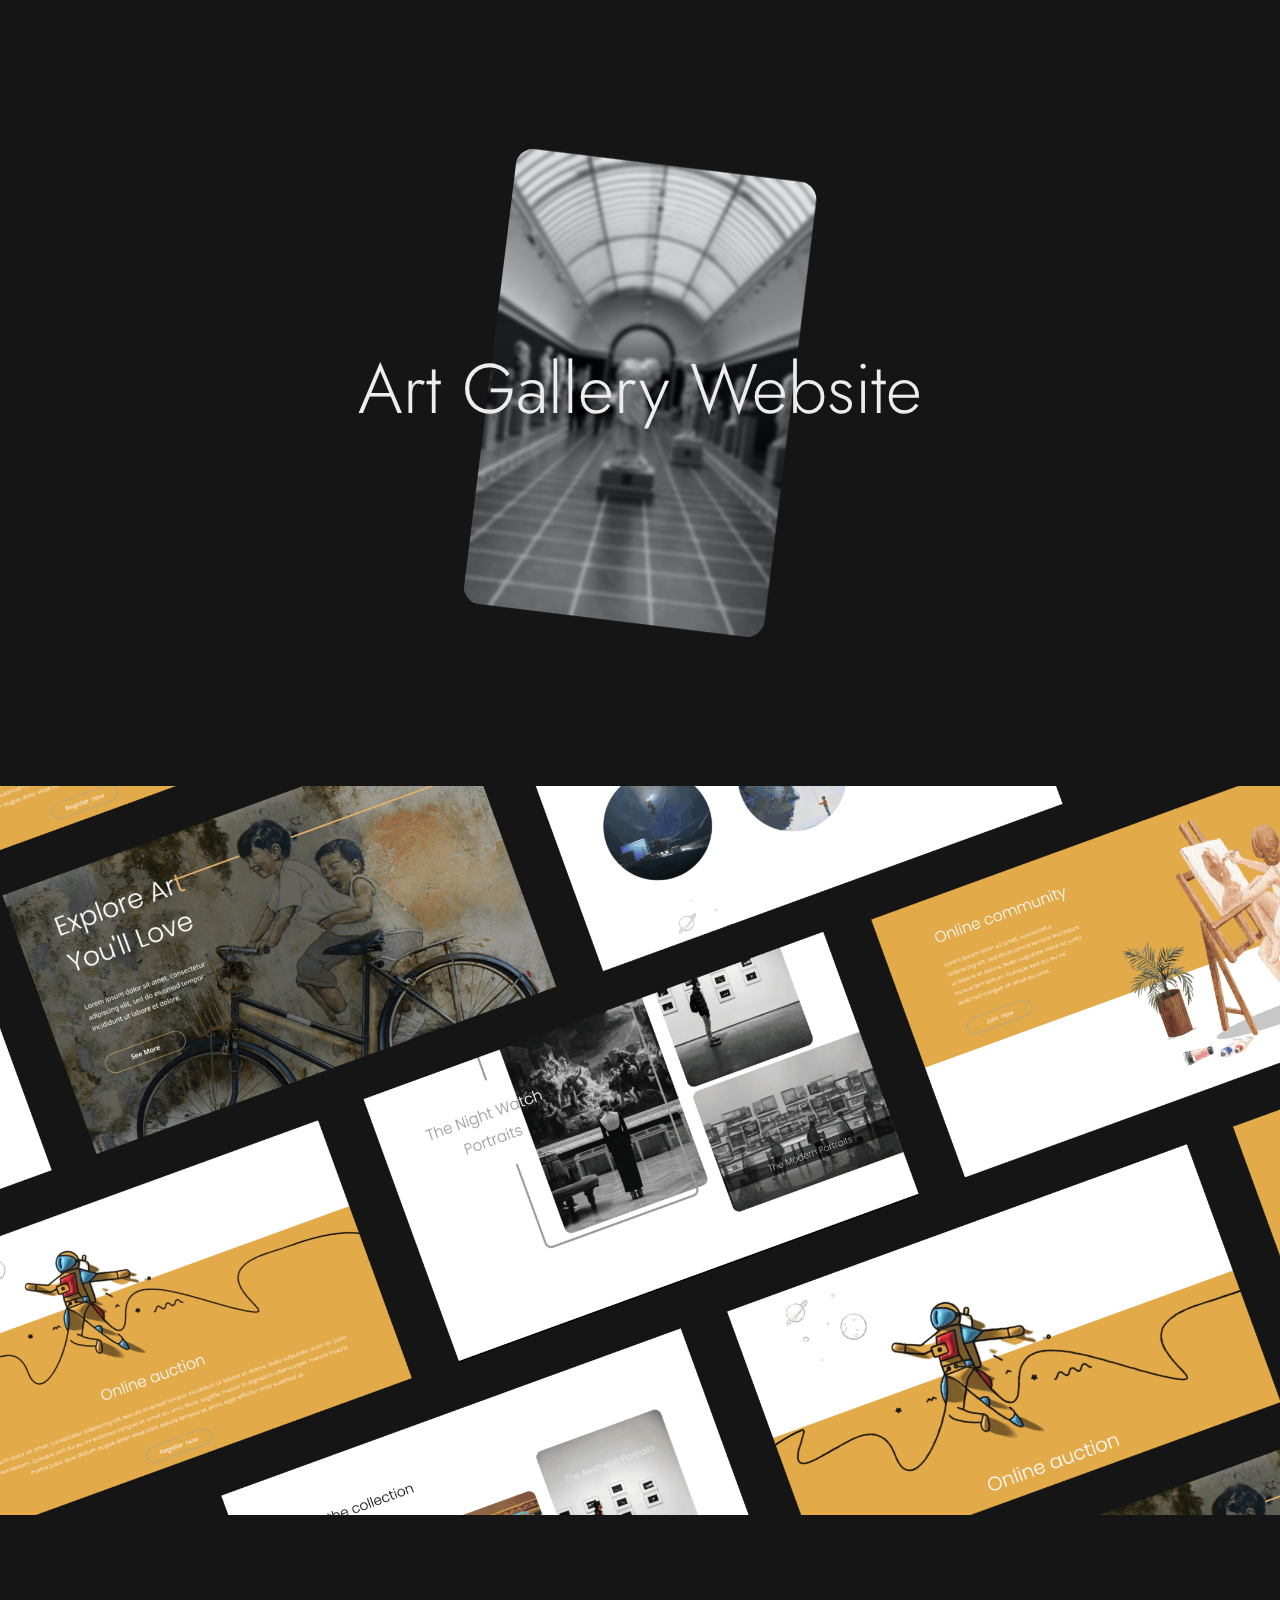
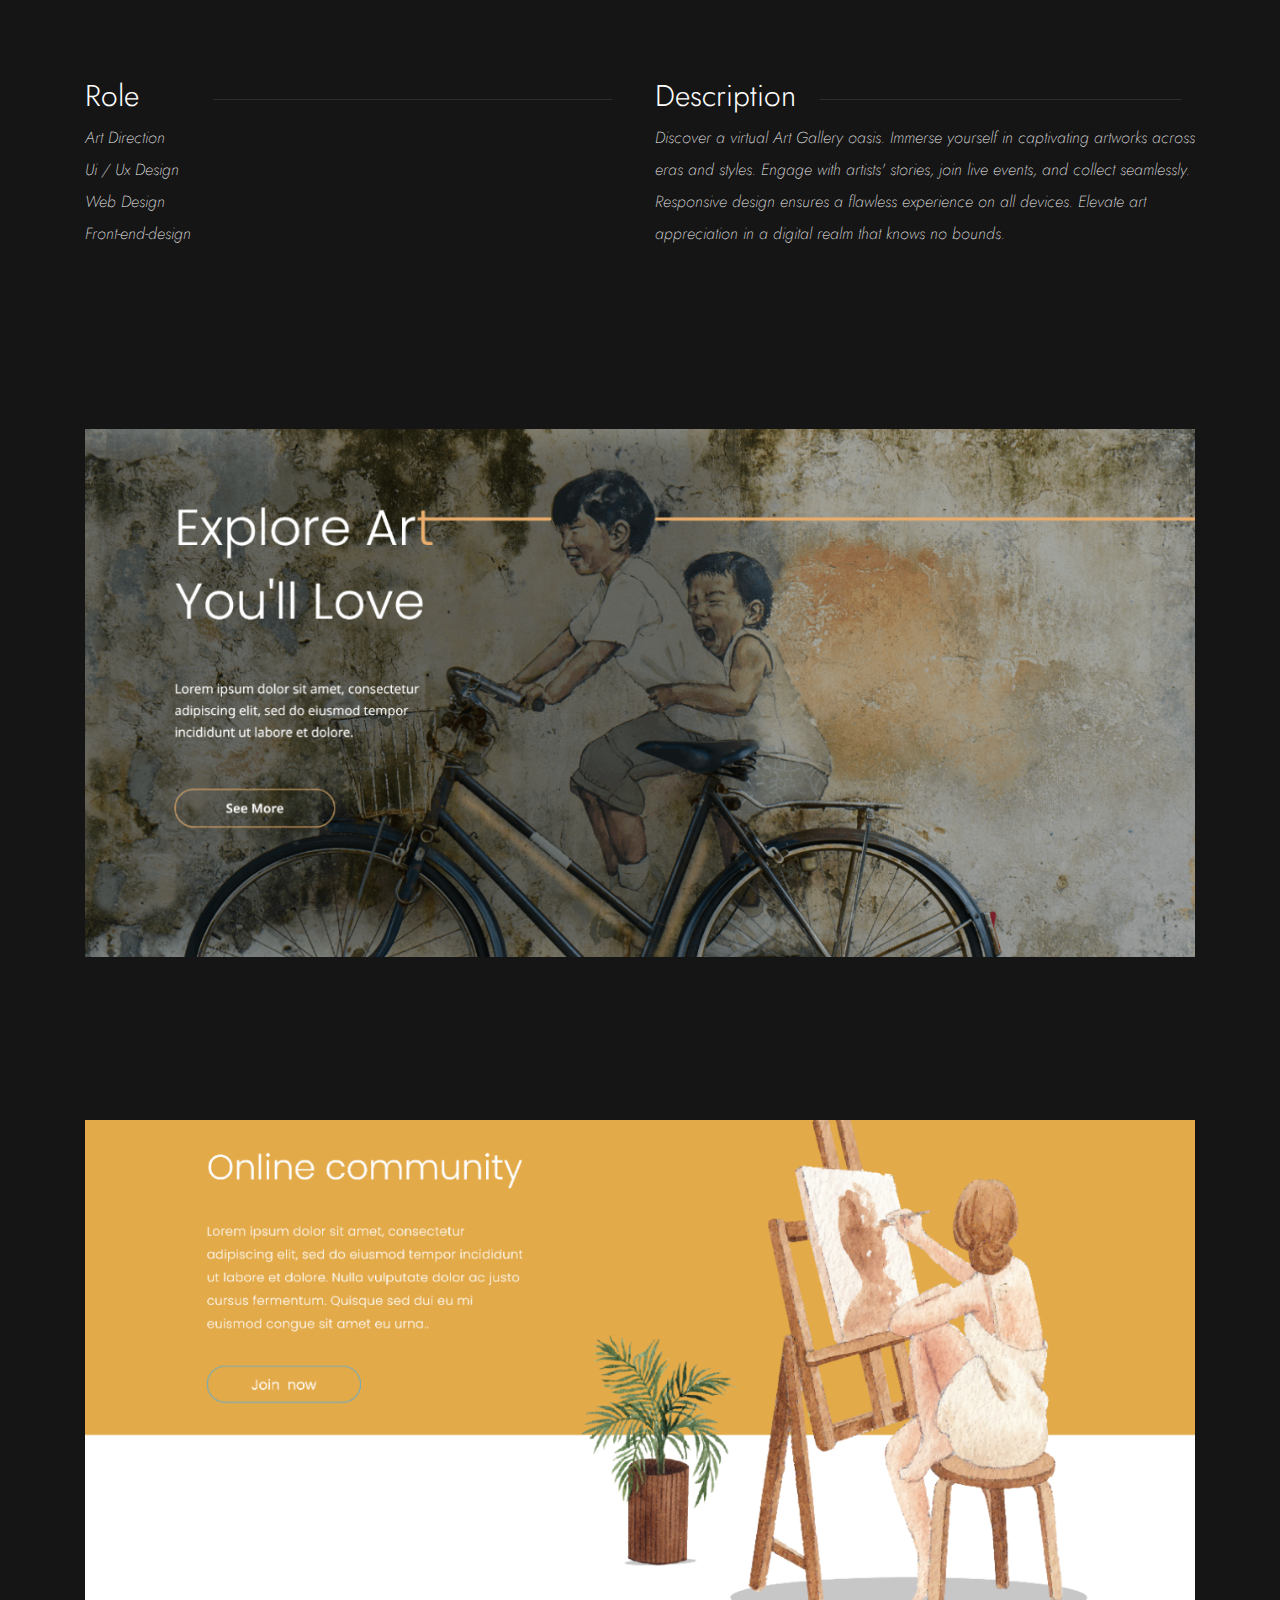
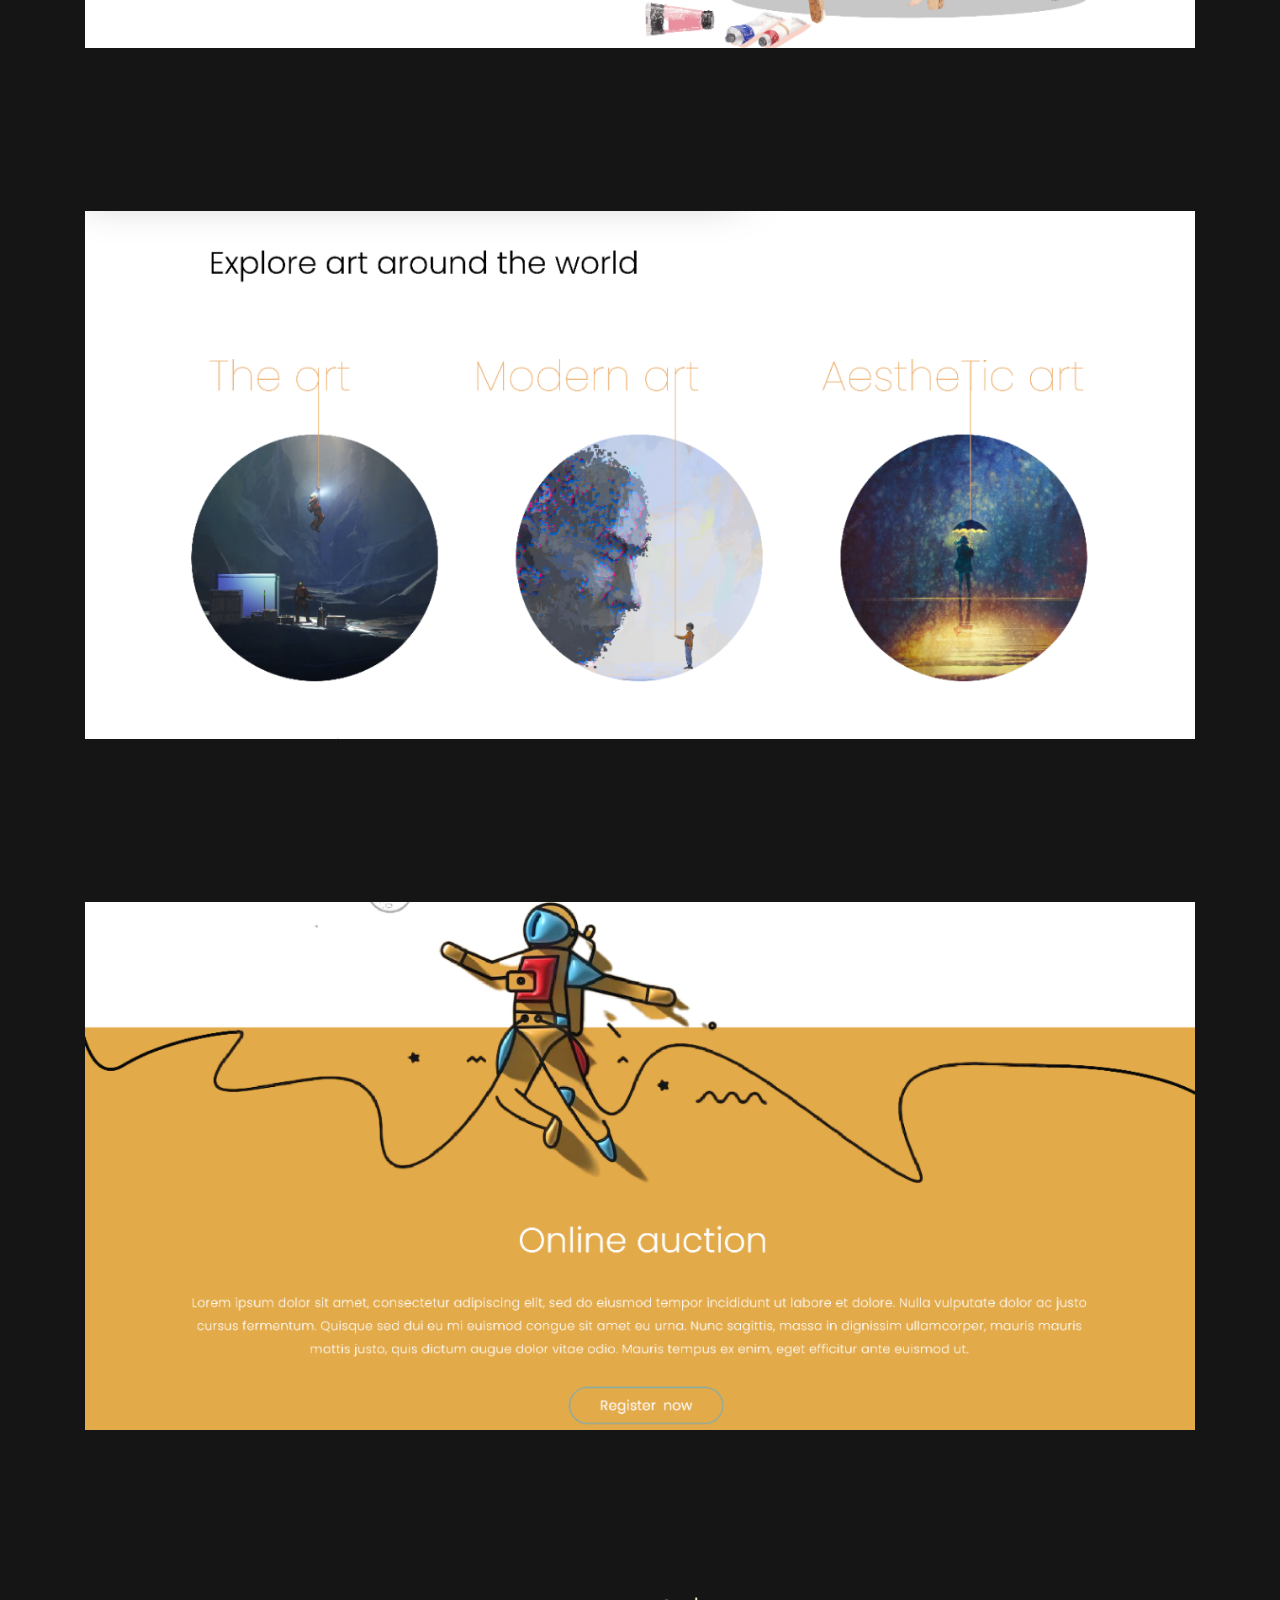
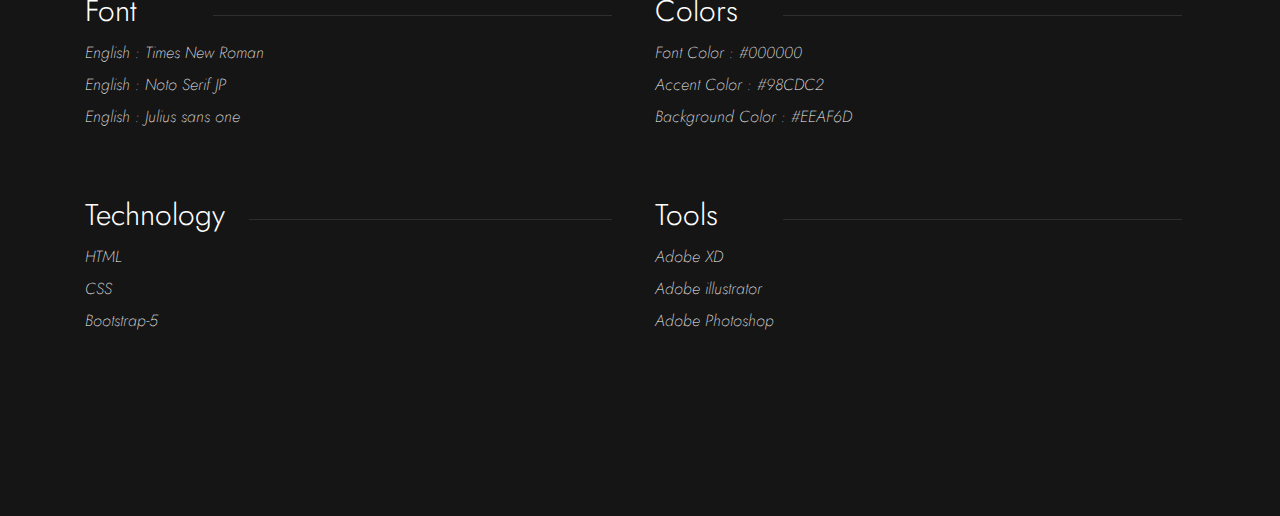
<file: art-gallery.html>
<!Doctype html>
<html lang="en">

<head>

    <!-- SITE TITLE -->
    <title>Art-Gallery</title>


    <!-- REQUIRED META TAGES -->
    <meta charset="utf-8">
    <meta name="viewport" content="width=device-width, initial-scale=1, shrink-to-fit=no">

    <!-- BOOTSTRAP -->
    <link rel="stylesheet" type="text/css" href="css/bootstrap.min.css">
    <link rel="stylesheet" type="text/css" href="css/bootstrap-grid.min.css">
    <link rel="stylesheet" type="text/css" href="css/bootstrap-reboot.min.css">
  
    <link rel="stylesheet" type="text/css" href="css/owl.carousel.min.css">
    <link rel="stylesheet" type="text/css" href="css/owl.theme.default.min.css">

    <!-- Owl Carousel -->
   



    <!-- FONTS -->


    <!-- LAYOUT -->
    <link rel="stylesheet" type="text/css" href="css/custome.css">

    <!-- RESPONSIVE WEB LAYOUT -->
    <link rel="stylesheet" type="text/css" href="css/responsive.css">

    <!-- FAVICON ICON -->

</head>

<body>


    <!-- Header Start -->
    <header>
    </header>
    <!-- Header End -->




    <!-- <section id="Featured-section" class="Featured-section">
        <div class="container">
            <div class="row">
                <div class="col-lg-12 col-md-12 col-md-12 col-xs-12 col-sm-12">
                    <div class="Featured-heading">
                        <h2>Featured Work</h2>
                        <p>Now, the good stuff.</p>
                    </div>
                </div>
            </div>
        </div>
    </section> -->


    <!-- Hero-section Start -->
    <section id="main-section" class="main-section">
        <div class="container">
            <div class="row">
                <div class="col-lg-12 col-md-6 col-sm-6 col-xs-12">
                    <div class="Featured-container d-flex justify-content-center">
                        <img src="images/Ar-1.png" class="img-fluid" alt="Art Gallery Website"
                            title="Art Gallery Website">
                        <div class="Art-text-overlay">
                            <h2>Art Gallery Website</h2>
                        </div>
                    </div>
                </div>
            </div>
        </div>
    </section>
    <!-- Hero-section Start -->



    <!-- Main-cover Start -->
    <section id="main-section" class="main-section">
        <div class="container-fluid">
            <div class="row">
                <div class="col-lg-12 col-md-6 col-sm-10 col-xs-10 spacing">
                    <div class="cover-container d-flex justify-content-center">
                        <img src="images/Ar-2.png" class="img-fluid" alt="Art Gallery Website"
                            title="Art Gallery Website">
                    </div>
                </div>
            </div>
        </div>
    </section>
    <!-- Main-cover end -->


    <!-- Work-details Start -->
    <section id="main-section" class="main-section">
        <div class="container">
            <div class="row">
                <div class="col-lg-6 col-md-6 col-sm-10 col-xs-10">
                    <div class="text-block">
                        <div class="heading-line d-flex align-items-center">
                            <h5 class="works-detail-headline pe-4">Role</h5>
                        </div>
                        <div class="word leading-loose">
                            <p>Art Direction<br>Ui / Ux Design<br>Web Design<br>Front-end-design</p>
                        </div>
                    </div>
                </div>

                <div class="col-lg-6 col-md-6 col-sm-10 col-xs-10">
                    <div class="text-block">
                        <div class="heading-line d-flex align-items-center">
                            <h5 class="works-detail-headline pe-4">Description</h5>
                        </div>
                        <div class="word leading-loose">
                            <p>Discover a virtual Art Gallery oasis. Immerse yourself in captivating artworks across
                                eras and styles. Engage with artists' stories, join live events, and collect seamlessly.
                                Responsive design ensures a flawless experience on all devices. Elevate art appreciation
                                in a digital realm that knows no bounds.</p>
                        </div>
                    </div>
                </div>
            </div>
        </div>
    </section>
    <!-- Work-details end -->


    <!-- cover-1 Start -->
    <section id="main-section" class="main-section">
        <div class="container">
            <div class="row">
                <div class="col-lg-12 col-md-6 col-sm-10 col-xs-10">
                    <div class="cover-container d-flex justify-content-center">
                        <img src="images/Ar-3.png" class="img-fluid" alt="Art Gallery Website"
                            title="Art Gallery Website">
                    </div>
                </div>
            </div>
        </div>
    </section>
    <!-- cover-1 end -->

    <!-- cover-2 Start -->
    <section id="main-section" class="main-section">
        <div class="container">
            <div class="row">
                <div class="col-lg-12 col-md-6 col-sm-10 col-xs-10">
                    <div class="cover-container d-flex justify-content-center">
                        <img src="images/Ar-4.png" class="img-fluid" alt="Art Gallery Website"
                            title="Art Gallery Website">
                    </div>
                </div>
            </div>
        </div>
    </section>
    <!-- cover-2 end -->

    <!-- cover-3 Start -->
    <section id="main-section" class="main-section">
        <div class="container">
            <div class="row">
                <div class="col-lg-12 col-md-6 col-sm-10 col-xs-10">
                    <div class="cover-container d-flex justify-content-center">
                        <img src="images/Ar-5.png" class="img-fluid" alt="Art Gallery Website"
                            title="Art Gallery Website">
                    </div>
                </div>
            </div>
        </div>
    </section>
    <!-- cover-3 end -->

    <!-- cover-4 Start -->
    <section id="main-section" class="main-section">
        <div class="container">
            <div class="row">
                <div class="col-lg-12 col-md-6 col-sm-10 col-xs-10">
                    <div class="cover-container d-flex justify-content-center">
                        <img src="images/Ar-6.png" class="img-fluid" alt="Art Gallery Website"
                            title="Art Gallery Website">
                    </div>
                </div>
            </div>
        </div>
    </section>
    <!-- cover-4 end -->


    <!-- Work-details-2 Start -->
    <section id="main-section" class="main-section">
        <div class="container">
            <div class="row mb-5">
                <div class="col-lg-6 col-md-6 col-sm-10 col-xs-10">
                    <div class="text-block">
                        <div class="heading-line d-flex align-items-center">
                            <h5 class="works-detail-headline pe-4">Font</h5>
                        </div>
                        <div class="word leading-loose">
                            <p>English : Times New Roman<br>English : Noto Serif JP<br>English : Julius sans one</p>
                        </div>
                    </div>
                </div>

                <div class="col-lg-6 col-md-6 col-sm-10 col-xs-10">
                    <div class="text-block">
                        <div class="heading-line d-flex align-items-center">
                            <h5 class="works-detail-headline pe-4">Colors</h5>
                        </div>
                        <div class="word leading-loose">
                            <p>Font Color : #000000<br>Accent Color : #98CDC2<br>Background Color : #EEAF6D</p>
                        </div>
                    </div>
                </div>
            </div>

            <div class="row mt-5">
                <div class="col-lg-6 col-md-6 col-sm-10 col-xs-10">
                    <div class="text-block">
                        <div class="heading-line d-flex align-items-center">
                            <h5 class="works-detail-headline pe-4">Technology</h5>
                        </div>
                        <div class="word leading-loose">
                            <p>HTML<br>CSS<br>Bootstrap-5</p>
                        </div>
                    </div>
                </div>

                <div class="col-lg-6 col-md-6 col-sm-10 col-xs-10">
                    <div class="text-block">
                        <div class="heading-line d-flex align-items-center">
                            <h5 class="works-detail-headline pe-4">Tools</h5>
                        </div>
                        <div class="word leading-loose">
                            <p>Adobe XD<br>Adobe illustrator<br>Adobe Photoshop</p>
                        </div>
                    </div>
                </div>
            </div>
        </div>
    </section>
    <!-- Work-details-2 end -->






















    <footer>
    </footer>



    <!-- BOOTSTRAP JS -->
    <script src="js/jquery-3.6.0.min.js"></script>
    <script src="js/bootstrap.min.js"></script>
    <script src="js/bootstrap.bundle.min.js"></script>


    <!-- OwlCarousel js -->
    <script src="js/owl.carousel.min.js"></script>
    <script src="js/owl.autoplay.js"></script>

    <script>

    </script>



</body>

</html>
</file>
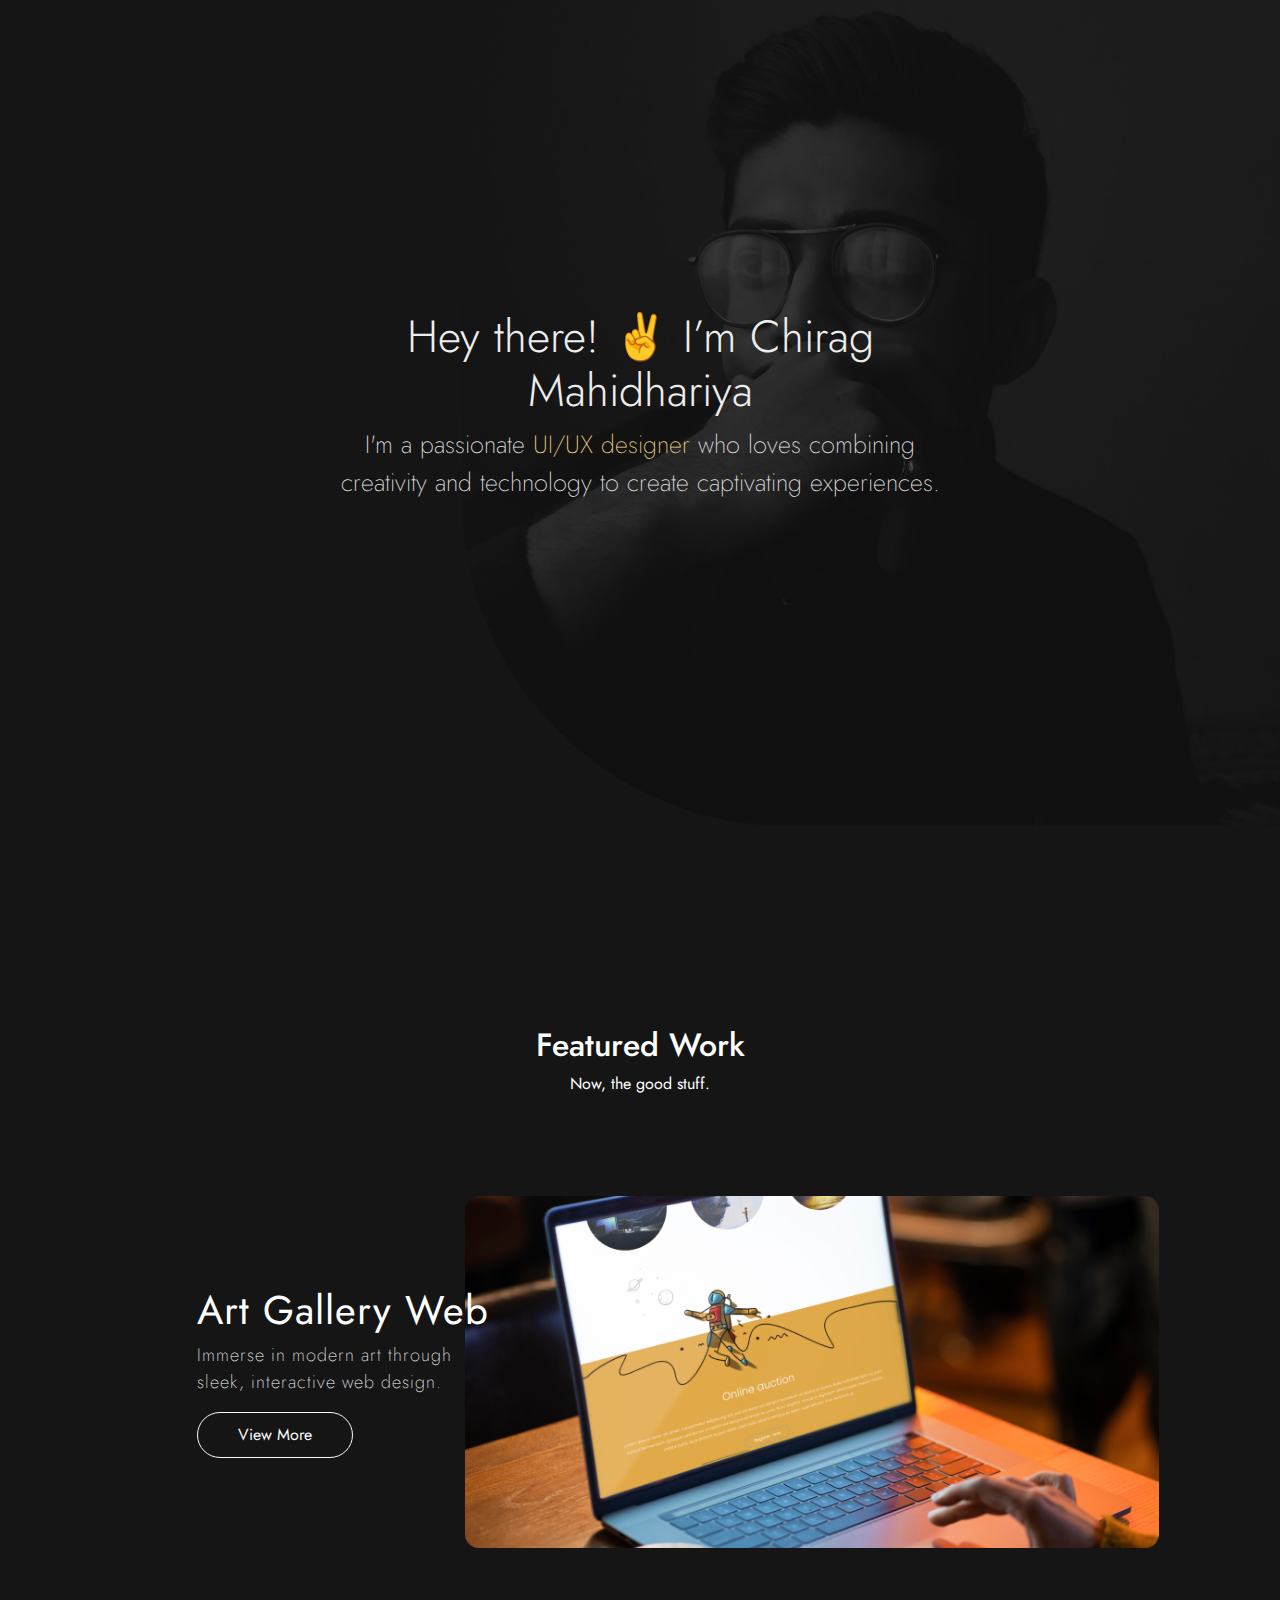
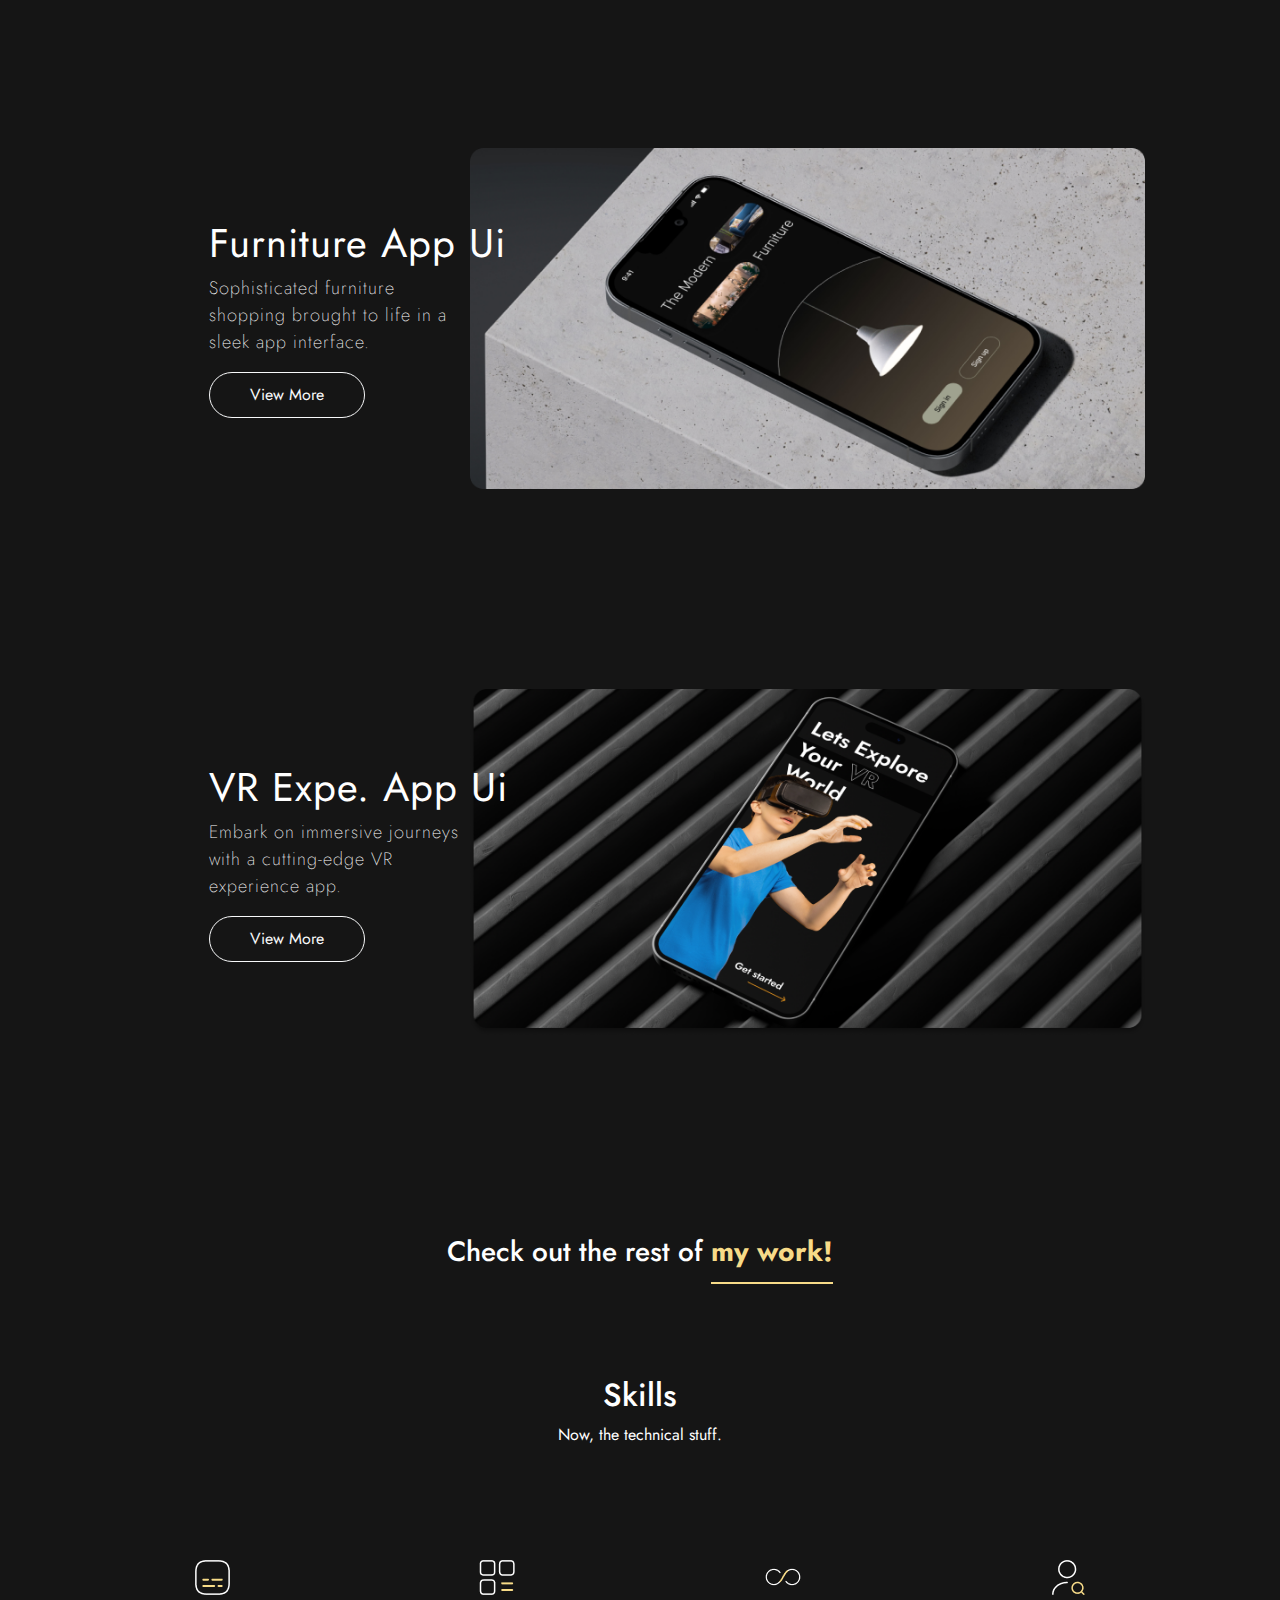
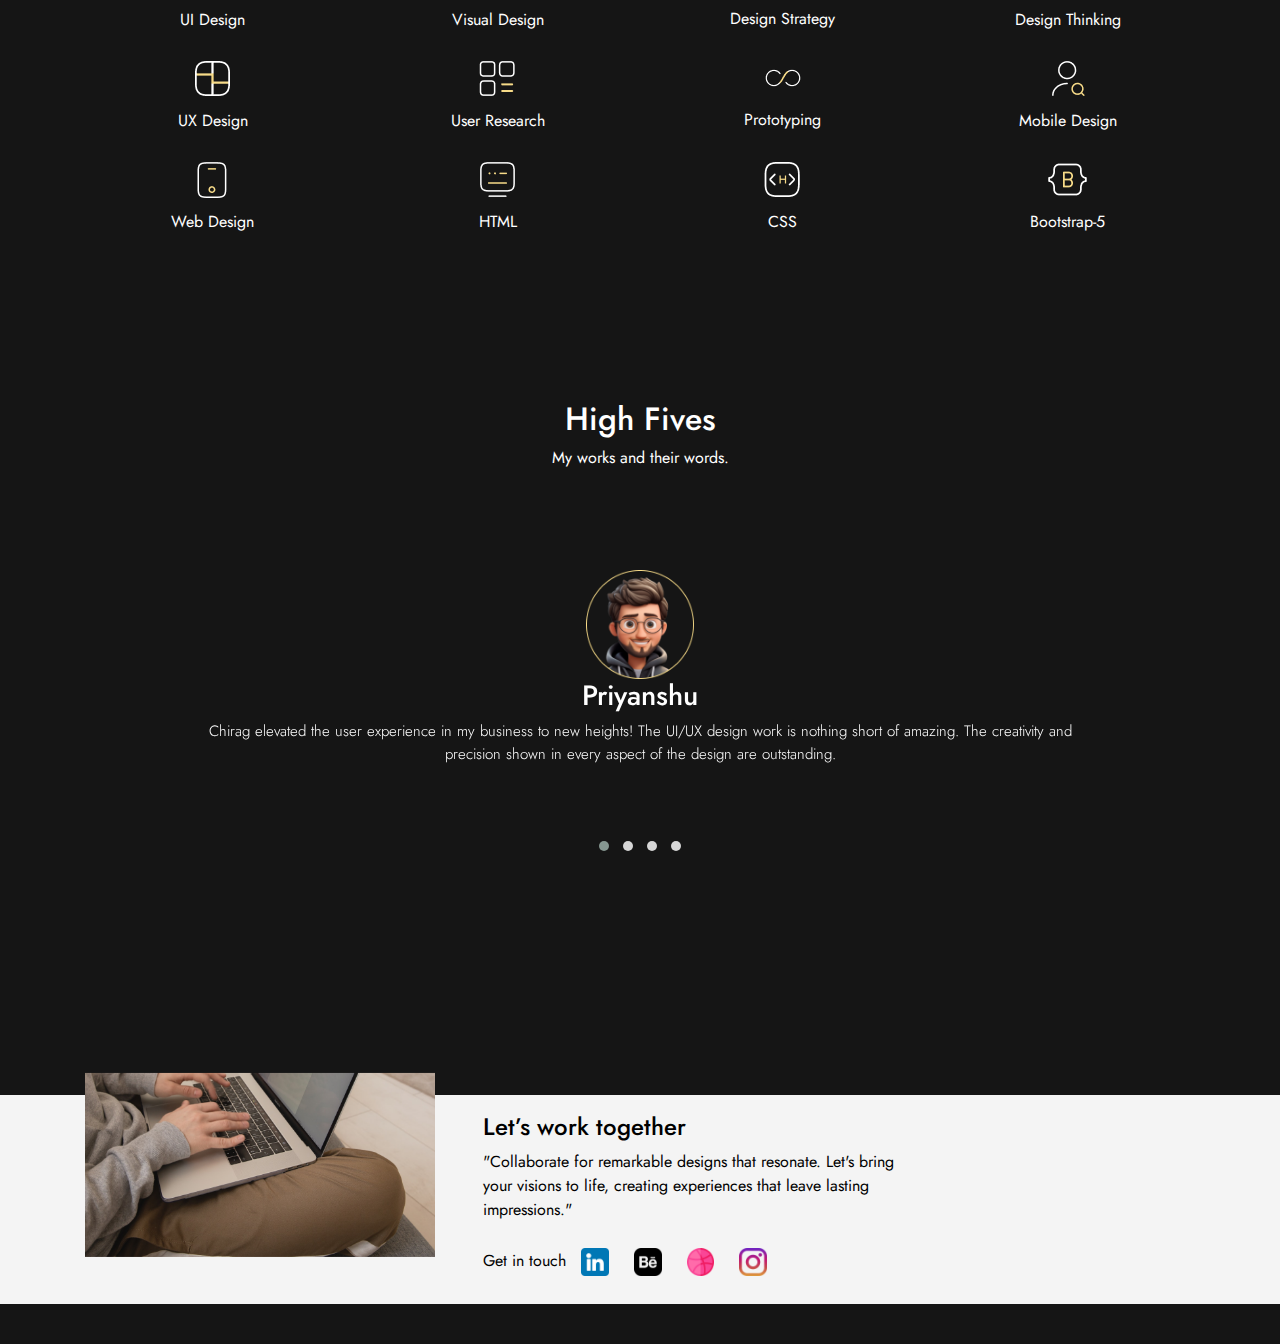
<file: Demo.html>
<!Doctype html>
<html lang="en">

<head>

  <!-- SITE TITLE -->
  <title>Portfolio</title>


  <!-- REQUIRED META TAGES -->
  <meta charset="utf-8">
  <meta name="viewport" content="width=device-width, initial-scale=1, shrink-to-fit=no">

  <!-- BOOTSTRAP -->

  <link rel="stylesheet" type="text/css" href="css/bootstrap.min.css">
  <link rel="stylesheet" type="text/css" href="css/bootstrap-grid.min.css">
  <link rel="stylesheet" type="text/css" href="css/bootstrap-reboot.min.css">

  <link rel="stylesheet" type="text/css" href="css/owl.carousel.min.css">
  <link rel="stylesheet" type="text/css" href="css/owl.theme.default.min.css">

  <!-- <link rel="stylesheet" type="text/css" href="css/bootstrap-grid.min.css"> -->
  <!-- <link rel="stylesheet" type="text/css" href="css/bootstrap-grid.min.css"> -->


  <!-- Owl Carousel -->
  <!-- <link rel="stylesheet" href="OwlCarousel2-2.3.4/OwlCarousel2-2.3.4/dist/assets/owl.carousel.min.css">
  <link rel="stylesheet" href="OwlCarousel2-2.3.4/OwlCarousel2-2.3.4/dist/assets/owl.theme.default.min.css"> -->



  <!-- FONTS -->


  <!-- LAYOUT -->
  <link rel="stylesheet" type="text/css" href="css/custome.css">

  <!-- RESPONSIVE WEB LAYOUT -->
  <link rel="stylesheet" type="text/css" href="css/responsive.css">

  <!-- FAVICON ICON -->

</head>

<body>


  <!-- Header Start -->
  <header>
  </header>
  <!-- Header End -->



  <!-- Hero-section-start -->
  <div class="wrap">
    <section id="Hero" class="Hero">
      <div class="container-fluid Hero-bg">
        <div class="row">
          <div class="col-lg-12 col-md-12 col-sm-12 col-xs-12 m-0 p-0">
            <div class="image-container float-md-end">
              <img src="images/Profile-image.png" class="img-fluid" alt="Profile-image" title="Hey i'm Chirag">
              <div class="text-overlay">
                <h1>Hey there! ✌️ I’m Chirag Mahidhariya </h1>
                <p>I'm a passionate<span class="Highlight"> UI/UX designer </span> who loves combining creativity and
                  technology to create captivating experiences.</p>
              </div>
            </div>
          </div>
        </div>
      </div>
    </section>


    <!-- Hero-section-end -->





    <!-- Featured Work Start -->
    <section id="Featured-section" class="Featured-section">
      <div class="container">
        <div class="row">
          <div class="col-lg-12 col-md-12 col-xs-12 col-sm-12">
            <div class="Featured-heading">
              <h2>Featured Work</h2>
              <p>Now, the good stuff.</p>
            </div>
          </div>
        </div>
      </div>
    </section>


    <section id="Featured-section" class="Featured-section">
      <div class="container">
        <!-- Art Gallery Web start -->
        <div class="row d-flex align-items-center">
          <div class="col-md-4 col-sm-12 col-xs-12">
            <div class="Featured-content">
              <h3>Art Gallery Web</h3>
              <p>Immerse in modern art through sleek, interactive web design.</p>
              <a href="art-gallery.html"><button type="button" class="btn btn-outline-light view-more rounded-pill">View
                  More</button>
              </a>
            </div>
          </div>

          <div class="col-md-8 col-sm-12 col-xs-12">
            <div class="image-container">
              <div class="Featured-images">
                <img src="images/Art-Gallery-Web.png" class="img-fluid" alt="Art-Gallery-Web" title="Art-Gallery-Web">
              </div>
            </div>
          </div>
        </div>


        <!-- Furniture App Ui start -->
        <div class="row d-flex align-items-center space">
          <div class="col-md-4 col-sm-12 col-xs-12">
            <div class="Featured-content">
              <h3>Furniture App Ui</h3>
              <p>Sophisticated furniture shopping brought to life in a sleek app interface.</p>
              <a href="modern-furniture.html"><button type="button"
                  class="btn btn-outline-light view-more rounded-pill">View More</button></a>
            </div>
          </div>

          <div class="col-md-8 col-sm-12 col-xs-12">
            <div class="image-container">
              <div class="Featured-images">
                <img src="images/Furniture-App-Ui.png" class="img-fluid" alt="Furniture-App-Ui"
                  title="Furniture-App-Ui">
              </div>
            </div>
          </div>
        </div>
        <!-- Furniture App Ui end -->


        <!-- VR Expe. App Ui start -->
        <div class="row d-flex align-items-center space">
          <div class="col-md-4 col-sm-12 col-xs-12">
            <div class="Featured-content">
              <h3>VR Expe. App Ui</h3>
              <p>Embark on immersive journeys with a cutting-edge VR experience app.</p>
              <a href="vr-app.html"><button type="button" class="btn btn-outline-light view-more rounded-pill">View
                  More</button></a>
            </div>
          </div>

          <div class="col-md-8 col-sm-12 col-xs-12">
            <div class="image-container">
              <div class="Featured-images">
                <img src="images/VR-App-Ui.png" class="img-fluid" alt="VR Expe. App Ui" title="VR Expe. App Ui">
              </div>
            </div>
          </div>
        </div>
        <!-- VR Expe. App Ui end -->

        <div class="row text-center">
          <div class="col-md-12">
            <div class="More-works">
              <h3>Check out the rest of <a href="featured-work.html" class="work-link"><strong class="bold-text">my
                    work!</strong></a>
              </h3>
            </div>
          </div>
        </div>
      </div>
    </section>
  </div>
  <!-- Featured Work End -->


  <!-- Skills start -->
  <section id="skills-section" class="skills-section">
    <div class="container text-center">
      <div class="row">
        <div class="col-xs-12 col-sm-12 col-md-12 col-lg-12">
          <div class="Featured-heading">
            <h2>Skills</h2>
            <p>Now, the technical stuff.</p>
          </div>
        </div>
      </div>
      <div class="row skills-icons">
        <div class="col-6 col-md-3">
          <div class="skills-Feature">
            <img src="images/UI-design.png" class="img-fluid" alt="UI Design" title="UI Design">
            <p>UI Design</p>
          </div>
        </div>
        <div class="col-6 col-md-3">
          <div class="skills-Feature">
            <img src="images/Visual-Design.png" class="img-fluid" alt="Visual Design" title="Visual Design">
            <p>Visual Design</p>
          </div>
        </div>
        <div class="col-6 col-md-3">
          <div class="skills-Feature">
            <img src="images/Design-Thinking.png" class="img-fluid" alt="Design Strategy" title="Design Strategy">
            <p>Design Strategy</p>
          </div>
        </div>
        <div class="col-6 col-md-3">
          <div class="skills-Feature">
            <img src="images/User-Research.png" class="img-fluid" alt="Design Thinking" title="Design Thinking">
            <p>Design Thinking</p>
          </div>
        </div>
      </div>

      <div class="row skills-icons">
        <div class="col-6 col-md-3">
          <div class="skills-Feature">
            <img src="images/UX-Design.png" class="img-fluid" alt="UX Design" title="UX Design">
            <p>UX Design</p>
          </div>
        </div>
        <div class="col-6 col-md-3">
          <div class="skills-Feature">
            <img src="images/Visual-Design.png" class="img-fluid" alt="User Research" title="User Research">
            <p>User Research</p>
          </div>
        </div>
        <div class="col-6 col-md-3">
          <div class="skills-Feature">
            <img src="images/Design-Thinking.png" class="img-fluid" alt="Prototyping" title="Prototyping">
            <p>Prototyping</p>
          </div>
        </div>
        <div class="col-6 col-md-3">
          <div class="skills-Feature">
            <img src="images/User-Research.png" class="img-fluid" alt="Mobile Design" title="Mobile Design">
            <p>Mobile Design</p>
          </div>
        </div>
      </div>




      <div class="row skills-icons">
        <div class="col-6 col-md-3">
          <div class="skills-Feature">
            <img src="images/Mobile-Design.png" class="img-fluid" alt="Web Design" title="Web Design">
            <p>Web Design</p>
          </div>
        </div>
        <div class="col-6 col-md-3">
          <div class="skills-Feature">
            <img src="images/Web-Design.png" class="img-fluid" alt="HTML" title="HTML">
            <p>HTML</p>
          </div>
        </div>
        <div class="col-6 col-md-3">
          <div class="skills-Feature">
            <img src="images/HTML.png" class="img-fluid" alt="CSS" title="CSS">
            <p>CSS</p>
          </div>
        </div>
        <div class="col-6 col-md-3">
          <div class="skills-Feature">
            <img src="images/Bootstrap-5.png" class="img-fluid" alt="Bootstrap-5" title="Bootstrap-5">
            <p>Bootstrap-5</p>
          </div>
        </div>
      </div>
    </div>
  </section>
  <!-- Skills end -->


  <!-- Testimonial start -->
  <section id="Testimonial-section" class="Testimonial-section">
    <div class="container">
      <div class="row">
        <div class="col-xs-12 col-sm-12 col-md-12 col-lg-12">
          <div class="Featured-heading">
            <h2>High Fives</h2>
            <p>My works and their words.</p>
          </div>
        </div>
      </div>

      <div class="row">
        <div class="owl-carousel owl-theme">
          <div class="item">
            <div class="col-xs-4 col-sm-4 col-md-12 col-lg-12 text-center">
              <div class="Test-heading">
                <img src="images/Test-1.png" class="img-fluid" alt="Tes" title="01">
                <h3 class="">Priyanshu</h3>
                <p class="text">Chirag elevated the user experience in my business to new heights! The UI/UX design work
                  is nothing short of amazing. The creativity and precision shown in every aspect of the design are
                  outstanding.</p>
              </div>
            </div>
          </div>

          <div class="item">
            <div class="col-xs-4 col-sm-4 col-md-12 col-lg-12 text-center">
              <div class="Test-heading">
                <img src="images/Test-2.png" class="img-fluid" alt="#" title="01">
                <h3 class="">Richard</h3>
                <p class="text">I can't specify how inspired with Chirag's UI/UX layout service! From the primary
                  interplay to the last result, it has been a smooth and creatively pleasurable adventure. Chirag's
                  design prowess breathed life into my challenge.</p>
              </div>
            </div>
          </div>

          <div class="item">
            <div class="col-xs-4 col-sm-4 col-md-12 col-lg-12 text-center">
              <div class="Test-heading">
                <img src="images/Test-3.png" class="img-fluid" alt="#" title="01">
                <h3 class="">Henry</h3>
                <p class="text">A wonderful job! The UI/UX design service provided has truly exceeded my expectations.
                  Not only is the design stunning but it works easily. I am really impressed with the quality and
                  professionalism displayed throughout the project.</p>
              </div>
            </div>
          </div>

          <div class="item">
            <div class="col-xs-4 col-sm-4 col-md-12 col-lg-12 text-center">
              <div class="Test-heading">
                <img src="images/Test-4.png" class="img-fluid" alt="#" title="01">
                <h3 class="">Maria</h3>
                <p class="text">I had the pleasure of working with Chirag, and I must say, his UI/UX design skills are
                  truly impressive. He effortlessly combines simplicity and attractiveness to create user experiences
                  that are both intuitive and visually stunning. Chirag's work speaks volumes about his talent and
                  dedication to the craft. Highly recommended! wonderful job! The UI/UX design service provided has
                  truly exceeded my expectations.
                  Not only is the design stunning but it works easily. I am really impressed with the quality and
                  professionalism displayed throughout the project</p>
              </div>
            </div>
          </div>
        </div>
      </div>
  </section>

  <!-- Testimonial end -->


  <!-- Footer Start -->

  <section id="Footer-section" class="Footer-section">
    <div class="container">
      <div class="row">
        <div class="col-xs-12 col-sm-12 col-md-4 col-lg-4">
          <div class="Footer">
            <img src="images/Footer-img.png" class="img-fluid" alt="Let’s work together" title="Let’s work together">
          </div>
        </div>

        <div class="col-xs-12 col-sm-12 col-md-8 col-lg-8 d-flex justify-content-end">
          <div class="Footer-content">
            <h4>Let’s work together </h4>
            <p>"Collaborate for remarkable designs that resonate. Let's bring<br>your visions to life, creating
              experiences
              that leave lasting<br>impressions."</p>
            <div class="social">
              <ul>
                <span class="social-tag">Get in touch</span>
                <a href="https://www.linkedin.com/in/chirag-gajjar-686251155/">
                  <li class="social-icons"><img src="images/Linkdin.png" class="img-fluid" alt="Linkdin"
                      title="Linkdin"></li>
                </a>

                <a href="https://www.behance.net/ChiragMahidhariya">
                  <li class="social-icons"><img src="images/Behance.png" class="img-fluid" alt="Behance"
                      title="Behance"></li>
                </a>

                <a href="#">
                  <li class="social-icons"><img src="images/Dribble.png" class="img-fluid" alt="#" title="#"></li>
                </a>

                <a href="https://www.instagram.com/chirag.mahidhariya/">
                  <li class="social-icons"><img src="images/Instagram.png" class="img-fluid" alt="#" title="#"></li>
                </a>
              </ul>
            </div>
          </div>
        </div>
      </div>
    </div>
  </section>





  <!-- Footer End -->









  <footer>
  </footer>



  <!-- BOOTSTRAP JS -->
  <script src="js/jquery-3.6.0.min.js"></script>
  <script src="js/bootstrap.min.js"></script>
  <script src="js/bootstrap.bundle.min.js"></script>


  <!-- OwlCarousel js -->
  <script src="js/owl.carousel.min.js"></script>
  <script src="js/owl.autoplay.js"></script>

  <script>
    $(function () {
      // Owl Carousel
      var owl = $(".owl-carousel");
      owl.owlCarousel({
        items: 1,
        // items change number for slider display on desktop

        loop: true,
        margin: 10,
        autoplay: true,
        autoplayTimeout: 2000,
        autoplayHoverPause: true
      });
    });

  </script>



</body>

</html>
</file>
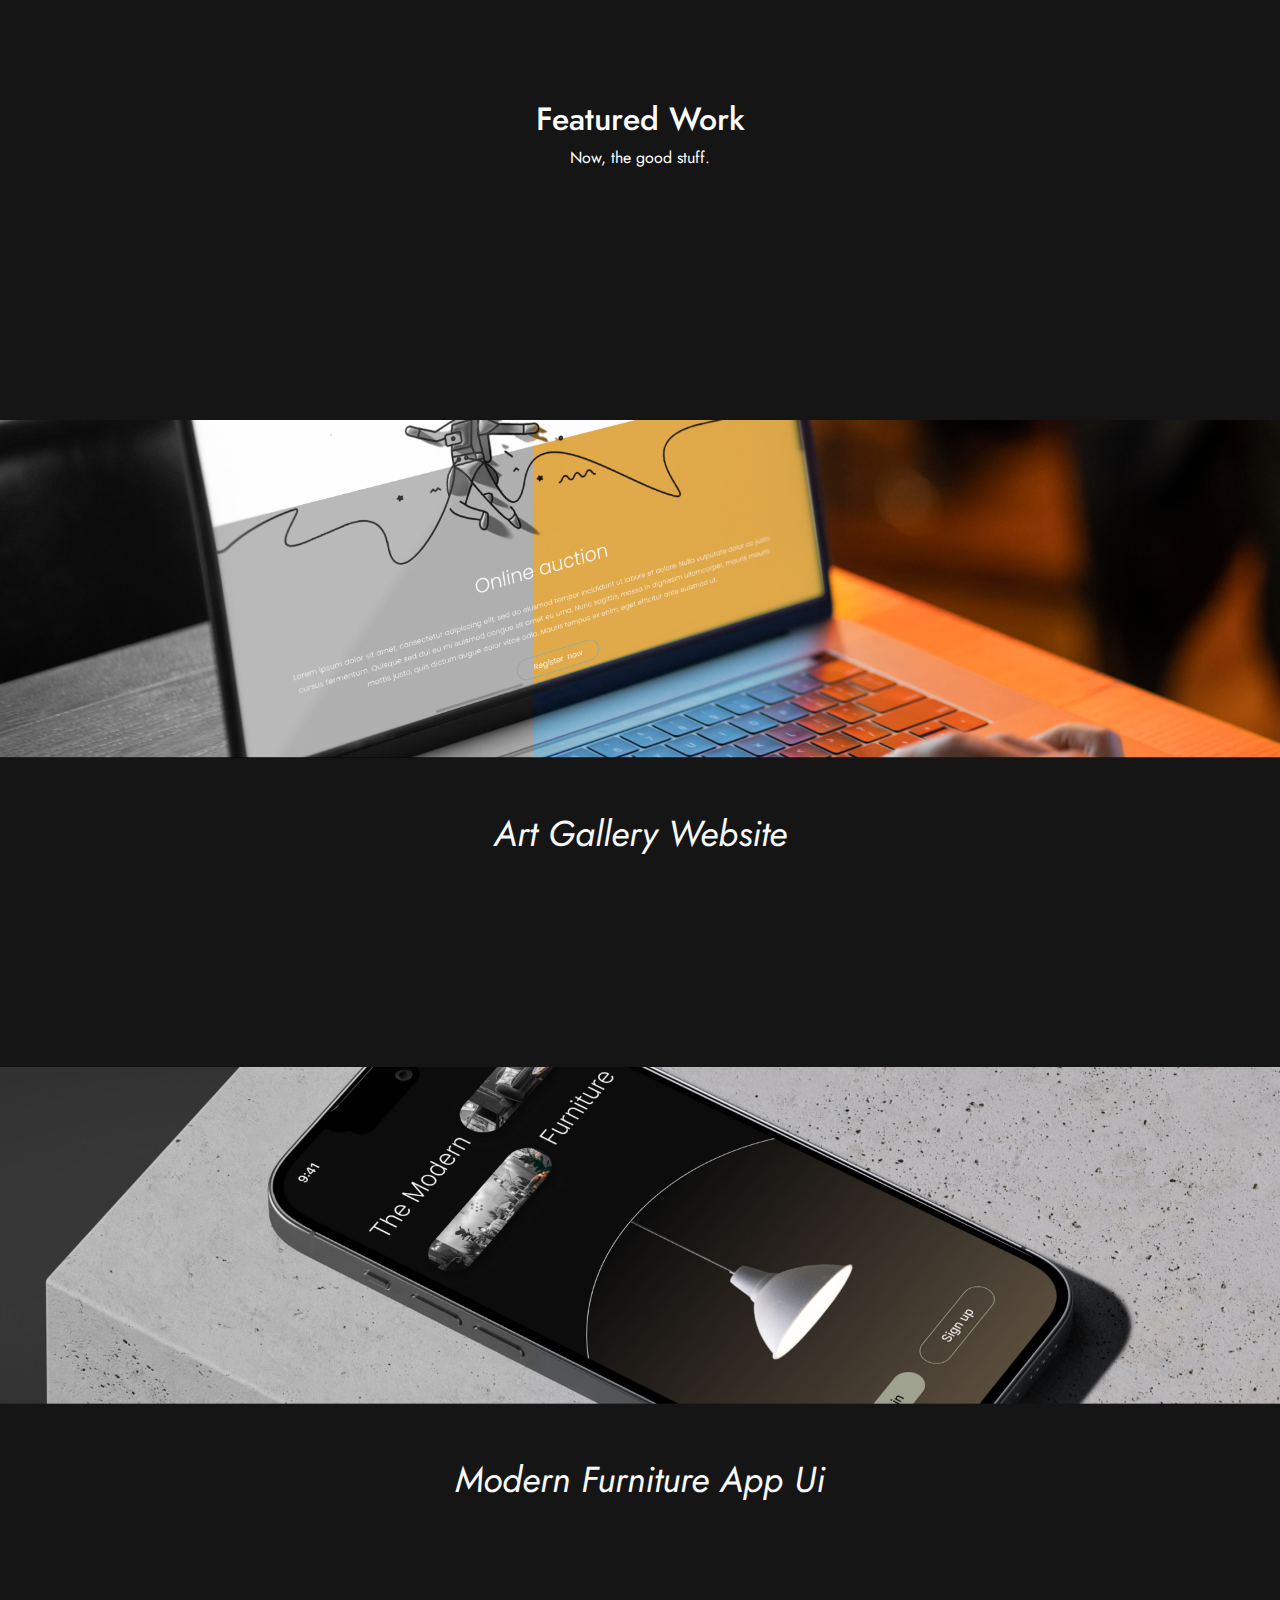
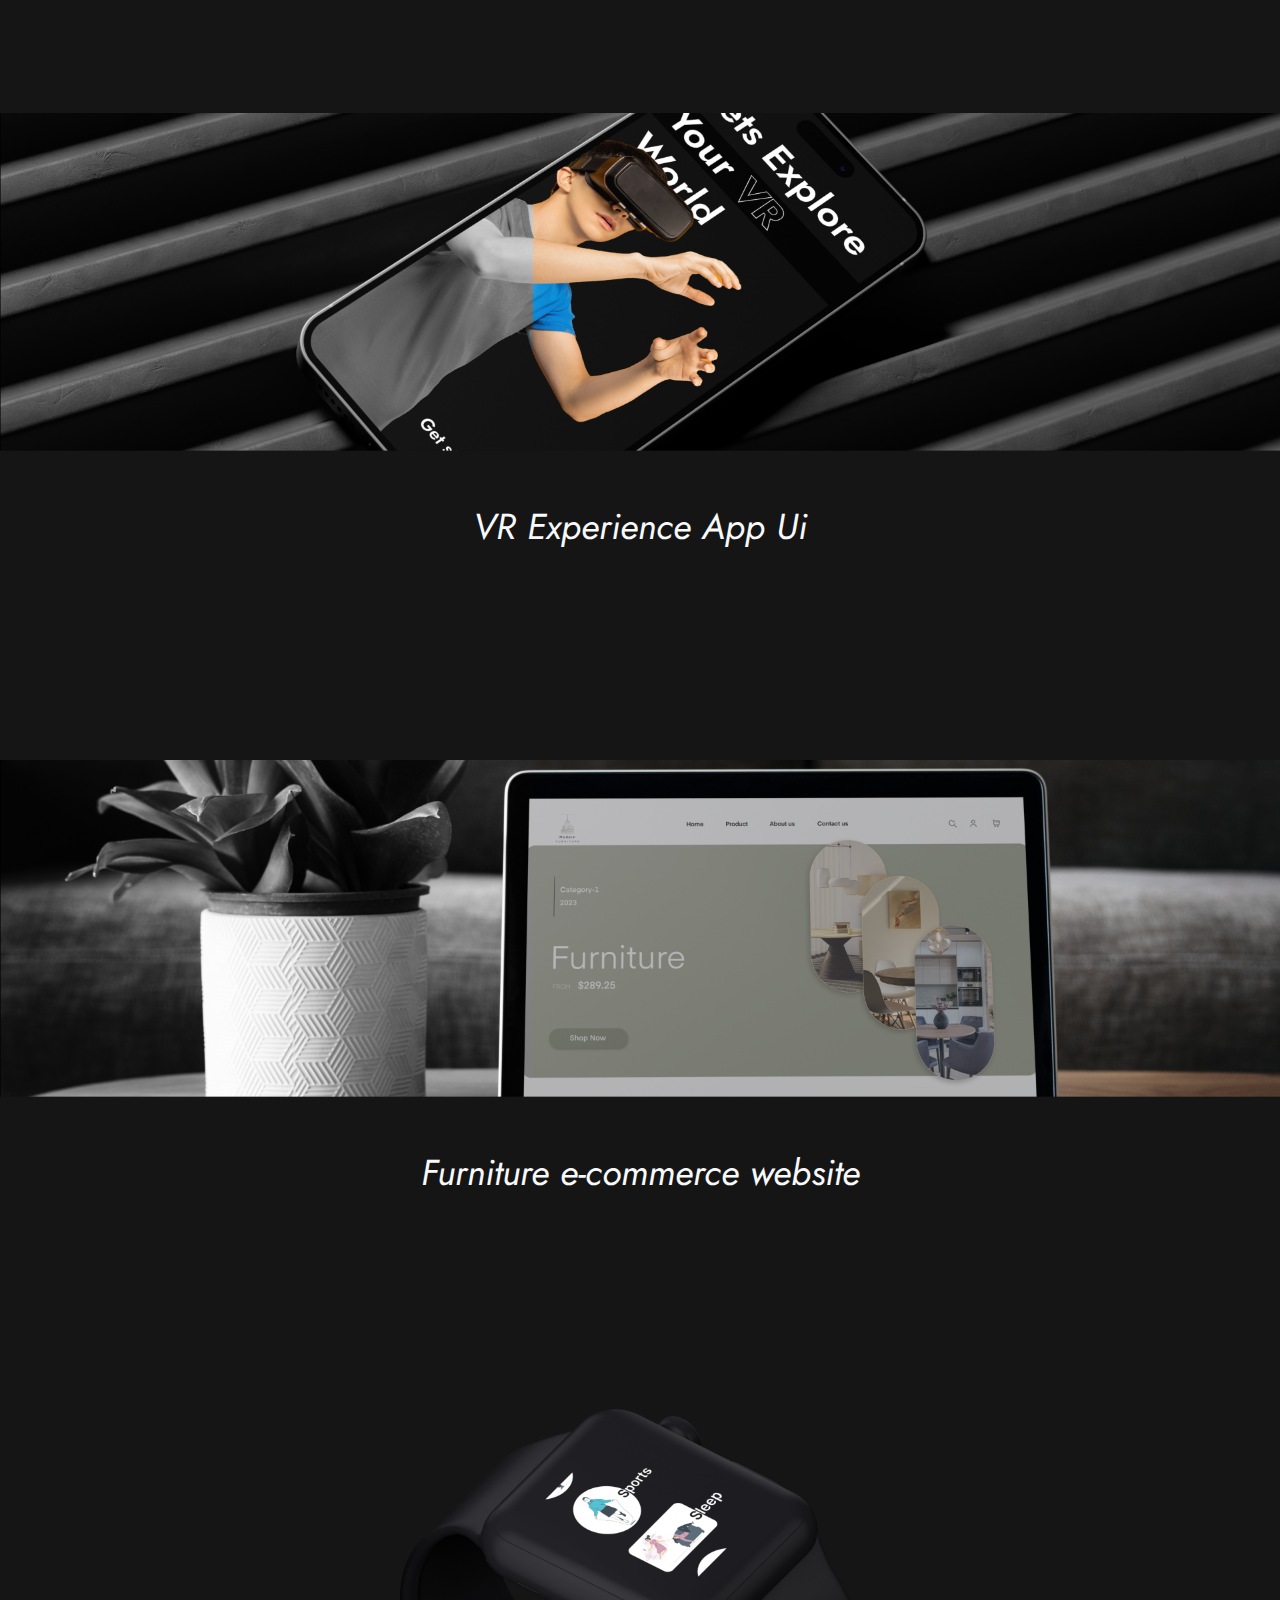
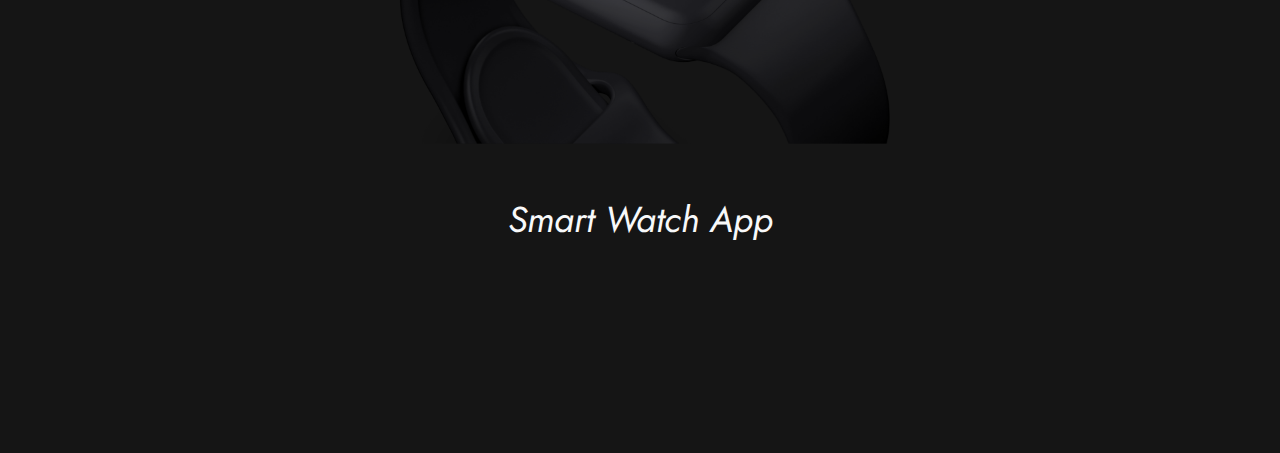
<file: featured-work.html>
<!Doctype html>
<html lang="en">

<head>

    <!-- SITE TITLE -->
    <title>Featured-Work</title>


    <!-- REQUIRED META TAGES -->
    <meta charset="utf-8">
    <meta name="viewport" content="width=device-width, initial-scale=1, shrink-to-fit=no">

    <!-- BOOTSTRAP -->

    <link rel="stylesheet" type="text/css" href="css/bootstrap.min.css">
    <link rel="stylesheet" type="text/css" href="css/bootstrap-grid.min.css">
    <link rel="stylesheet" type="text/css" href="css/bootstrap-reboot.min.css">

    <!-- Owl Carousel -->
    <link rel="stylesheet" type="text/css" href="css/owl.carousel.min.css">
    <link rel="stylesheet" type="text/css" href="css/owl.theme.default.min.css">







    <!-- FONTS -->


    <!-- LAYOUT -->
    <link rel="stylesheet" type="text/css" href="css/custome.css">

    <!-- RESPONSIVE WEB LAYOUT -->
    <link rel="stylesheet" type="text/css" href="css/responsive.css">

    <!-- FAVICON ICON -->

</head>

<body>


    <!-- Header Start -->
    <header>
    </header>
    <!-- Header End -->



    <!-- Featured Work Title Start -->
    <section id="Featured-section" class="Featured-section">
        <div class="container">
            <div class="row">
                <div class="col-lg-12 col-md-12 col-md-12 col-xs-12 col-sm-12">
                    <div class="Featured-heading">
                        <h2>Featured Work</h2>
                        <p>Now, the good stuff.</p>
                    </div>
                </div>
            </div>
        </div>
    </section>
    <!-- Featured Work Title End -->


    <!-- Featured-1 start -->
    <section id="project-section" class="project-section">
        <div class="container-fluid">
            <div class="row">
                <div class="col-lg-12 col-md-12 col-md-12 col-xs-12 col-sm-12 m-0 p-0">
                    <a href="art-gallery.html" class="link-light">
                        <div class="project-item">
                            <img src="images/fw-1.png" class="img-fluid" alt="Art Gallery Website"
                                title="Art Gallery Website">
                            <h2>Art Gallery Website</h2>
                        </div>
                    </a>
                </div>
            </div>
        </div>
    </section>
    <!-- Featured-1 end -->


    <!-- Featured-2 start -->
    <section id="project-section" class="project-section">
        <div class="container-fluid">
            <div class="row">
                <div class="col-lg-12 col-md-12 col-md-12 col-xs-12 col-sm-12 m-0 p-0">
                    <a href="modern-furniture.html" class="link-light">
                        <div class="project-item">
                            <img src="images/fw-2.png"
                                class="img-fluid" alt="Modern-Furniture" title="Modern-Furniture">
                            <h2>Modern Furniture App Ui</h2>
                        </div>
                    </a>
                </div>
            </div>
        </div>
    </section>
    <!-- Featured-2 end -->


    <!-- Featured-3 start -->
    <section id="project-section" class="project-section">
        <div class="container-fluid">
            <div class="row">
                <div class="col-lg-12 col-md-12 col-md-12 col-xs-12 col-sm-12 m-0 p-0">
                    <a href="vr-app.html" class="link-light">
                        <div class="project-item">
                            <img src="images/fw-3.png" class="img-fluid" alt="VR Experience App Ui"
                                title="VR Experience App Ui">
                            <h2>VR Experience App Ui</h2>
                        </div>
                    </a>
                </div>
            </div>
        </div>
    </section>
    <!-- Featured-3 end -->


    <!-- Featured-4 start -->
    <section id="project-section" class="project-section">
        <div class="container-fluid">
            <div class="row">
                <div class="col-lg-12 col-md-12 col-md-12 col-xs-12 col-sm-12 m-0 p-0">
                    <a href="furniture-e-commerce.html" class="link-light">
                        <div class="project-item">
                            <img src="images/fw-4.png" class="img-fluid"
                                alt="Furniture e-commerce website" title="Furniture e-commerce websitee">
                            <h2>Furniture e-commerce website</h2>
                        </div>
                    </a>
                </div>
            </div>
        </div>
    </section>
    <!-- Featured-4 end -->


    <!-- Featured-5 start -->
    <section id="project-section" class="project-section">
        <div class="container-fluid">
            <div class="row">
                <div class="col-lg-12 col-md-12 col-md-12 col-xs-12 col-sm-12 m-0 p-0">
                    <a href="smart-watch.html" class="link-light">
                        <div class="project-item">
                            <img src="images/fw-5.png" class="img-fluid" alt="Smart Watch App"
                                title="Smart Watch App">
                            <h2>Smart Watch App</h2>
                        </div>
                    </a>
                </div>
            </div>
        </div>
    </section>
    <!-- Featured-5 end -->











    <footer>
    </footer>



    <!-- BOOTSTRAP JS -->
    <script src="js/jquery-3.6.0.min.js"></script>
    <script src="js/bootstrap.min.js"></script>
    <script src="js/bootstrap.bundle.min.js"></script>


    <!-- OwlCarousel js -->
    <script src="js/owl.carousel.min.js"></script>
    <script src="js/owl.autoplay.js"></script>

    <script>

    </script>



</body>

</html>
</file>
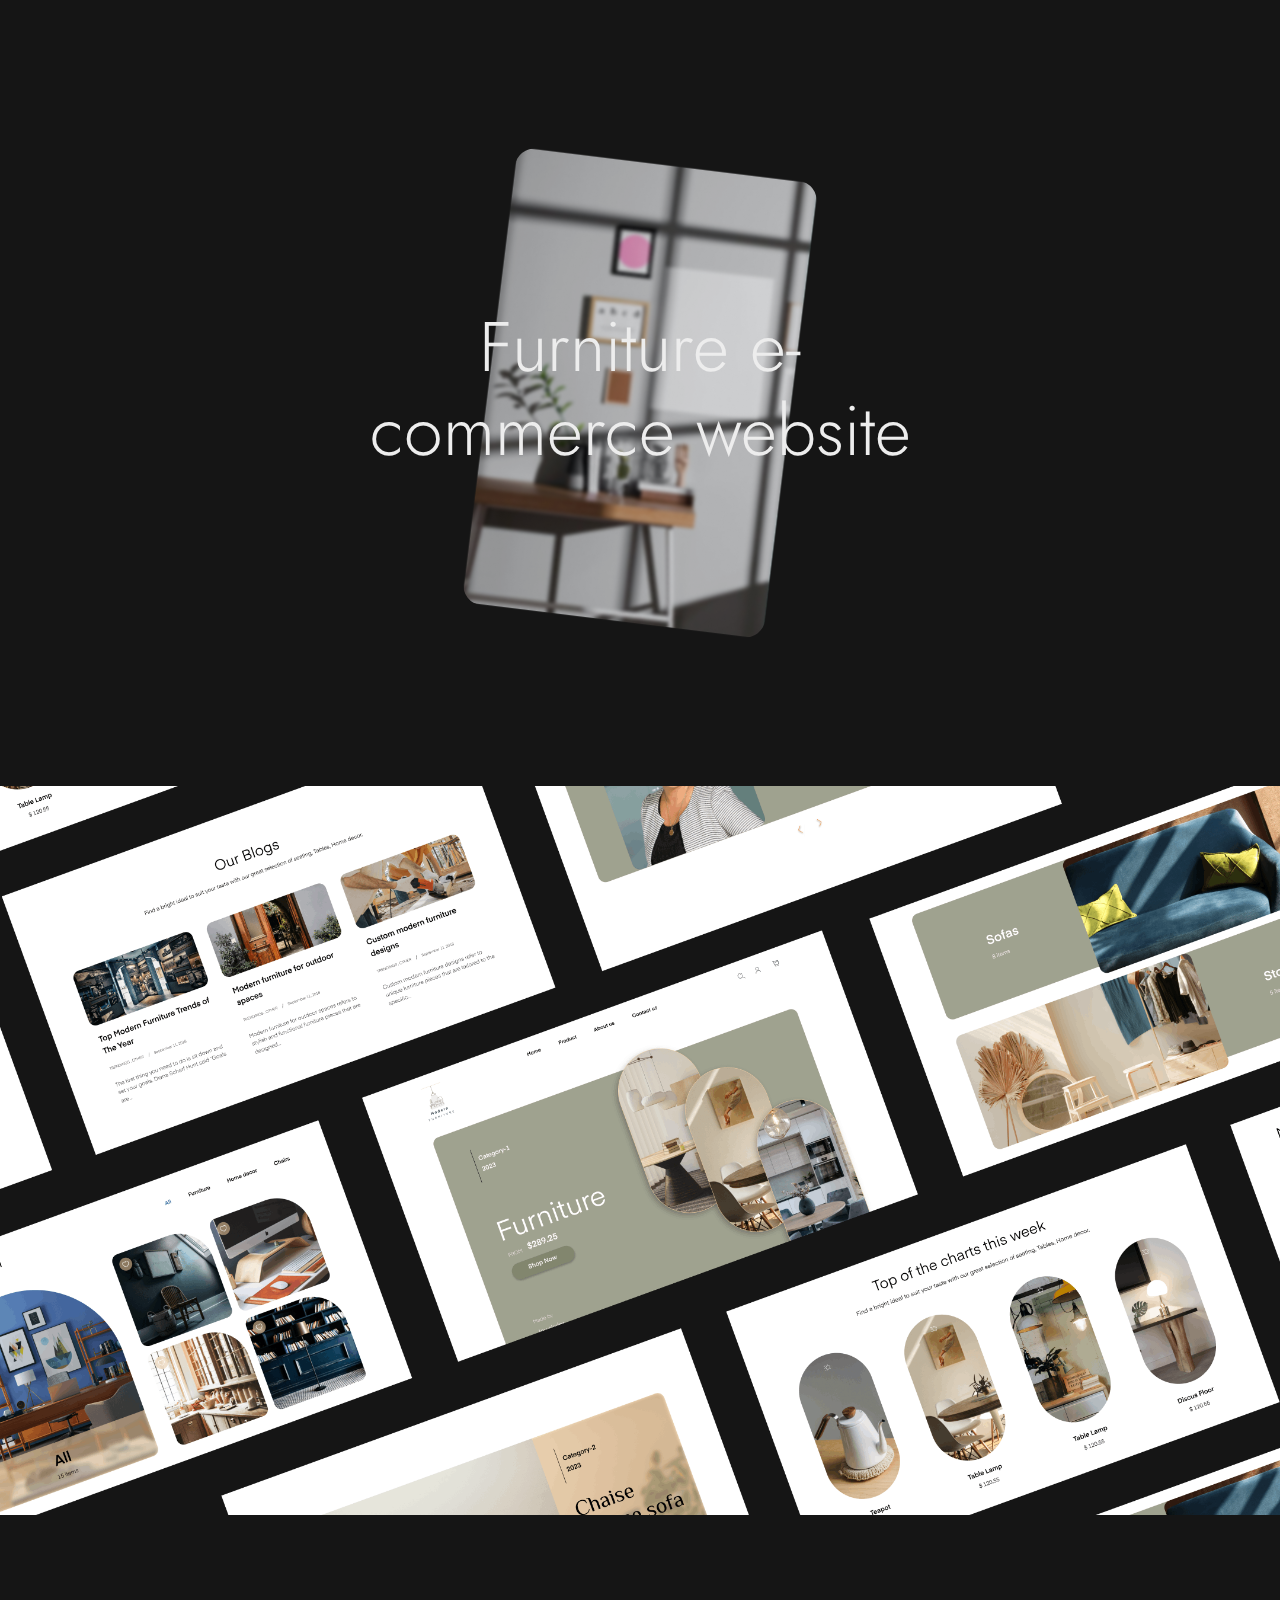
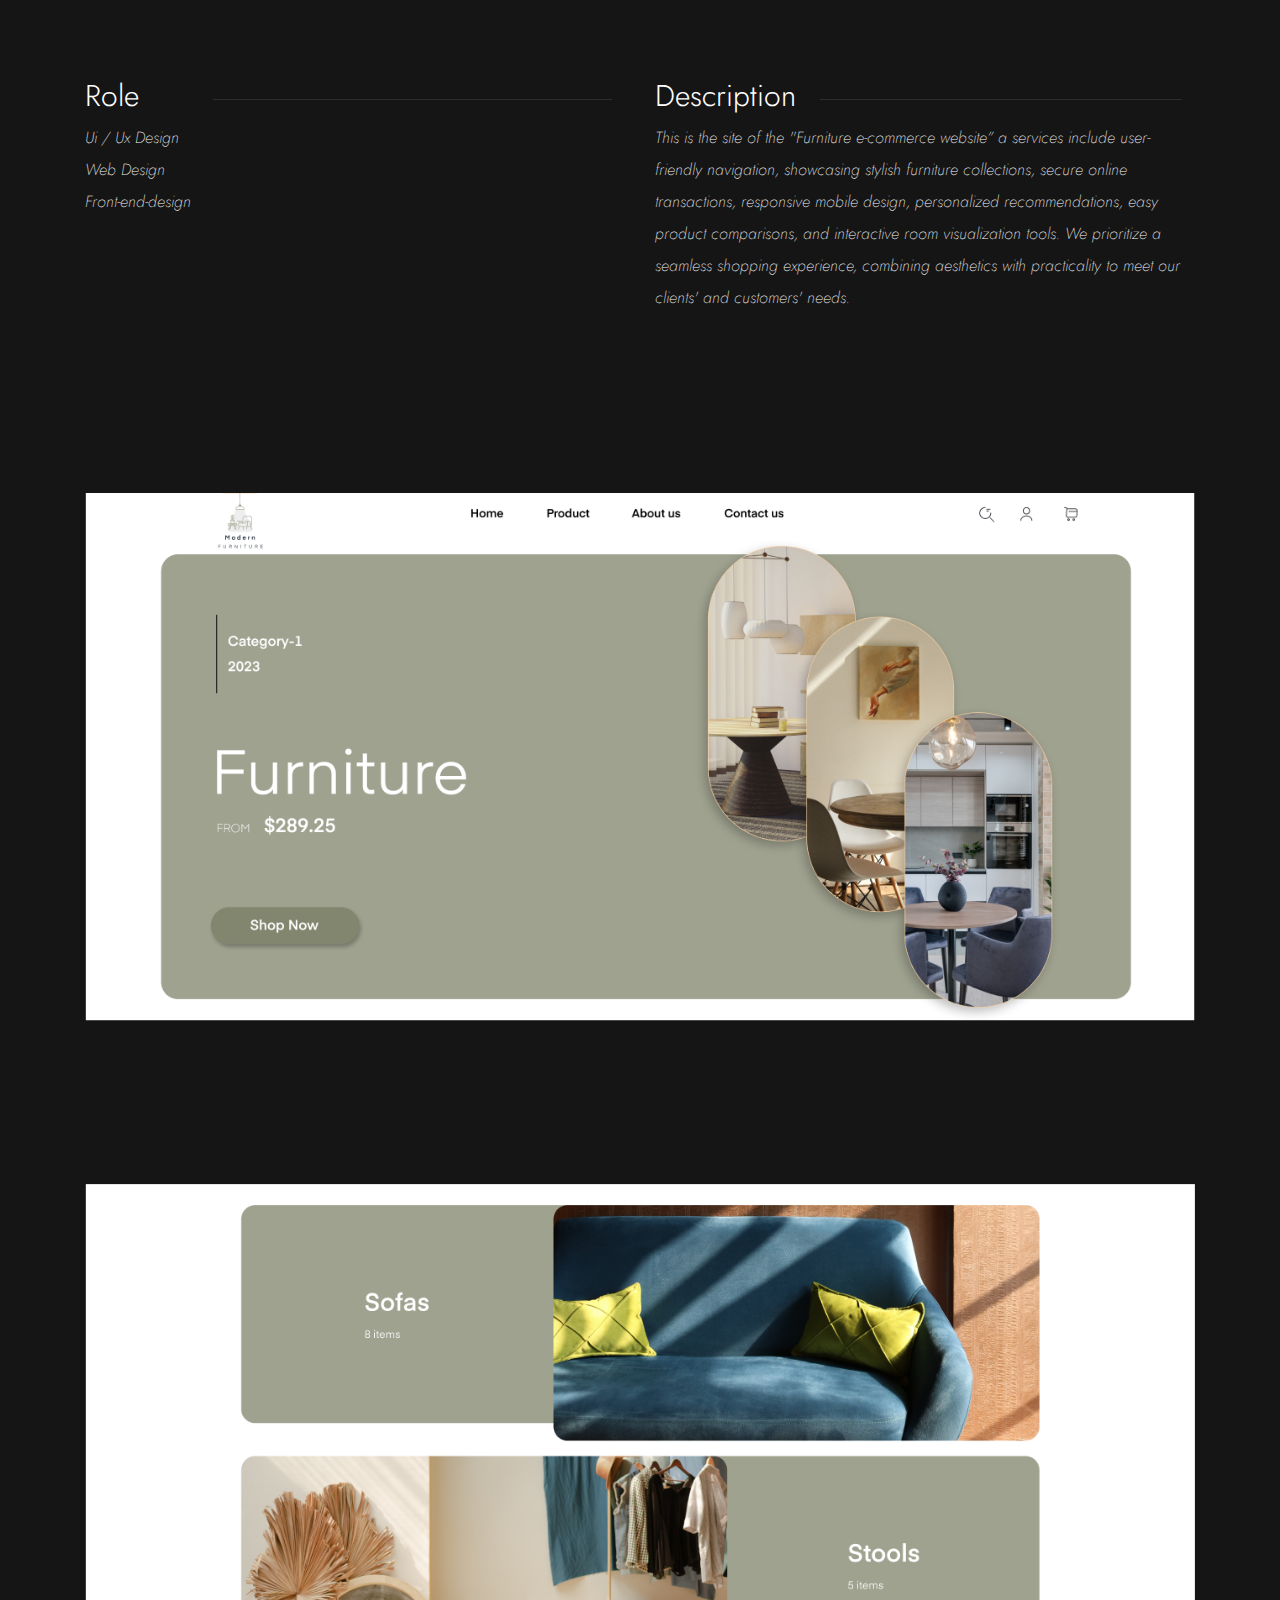
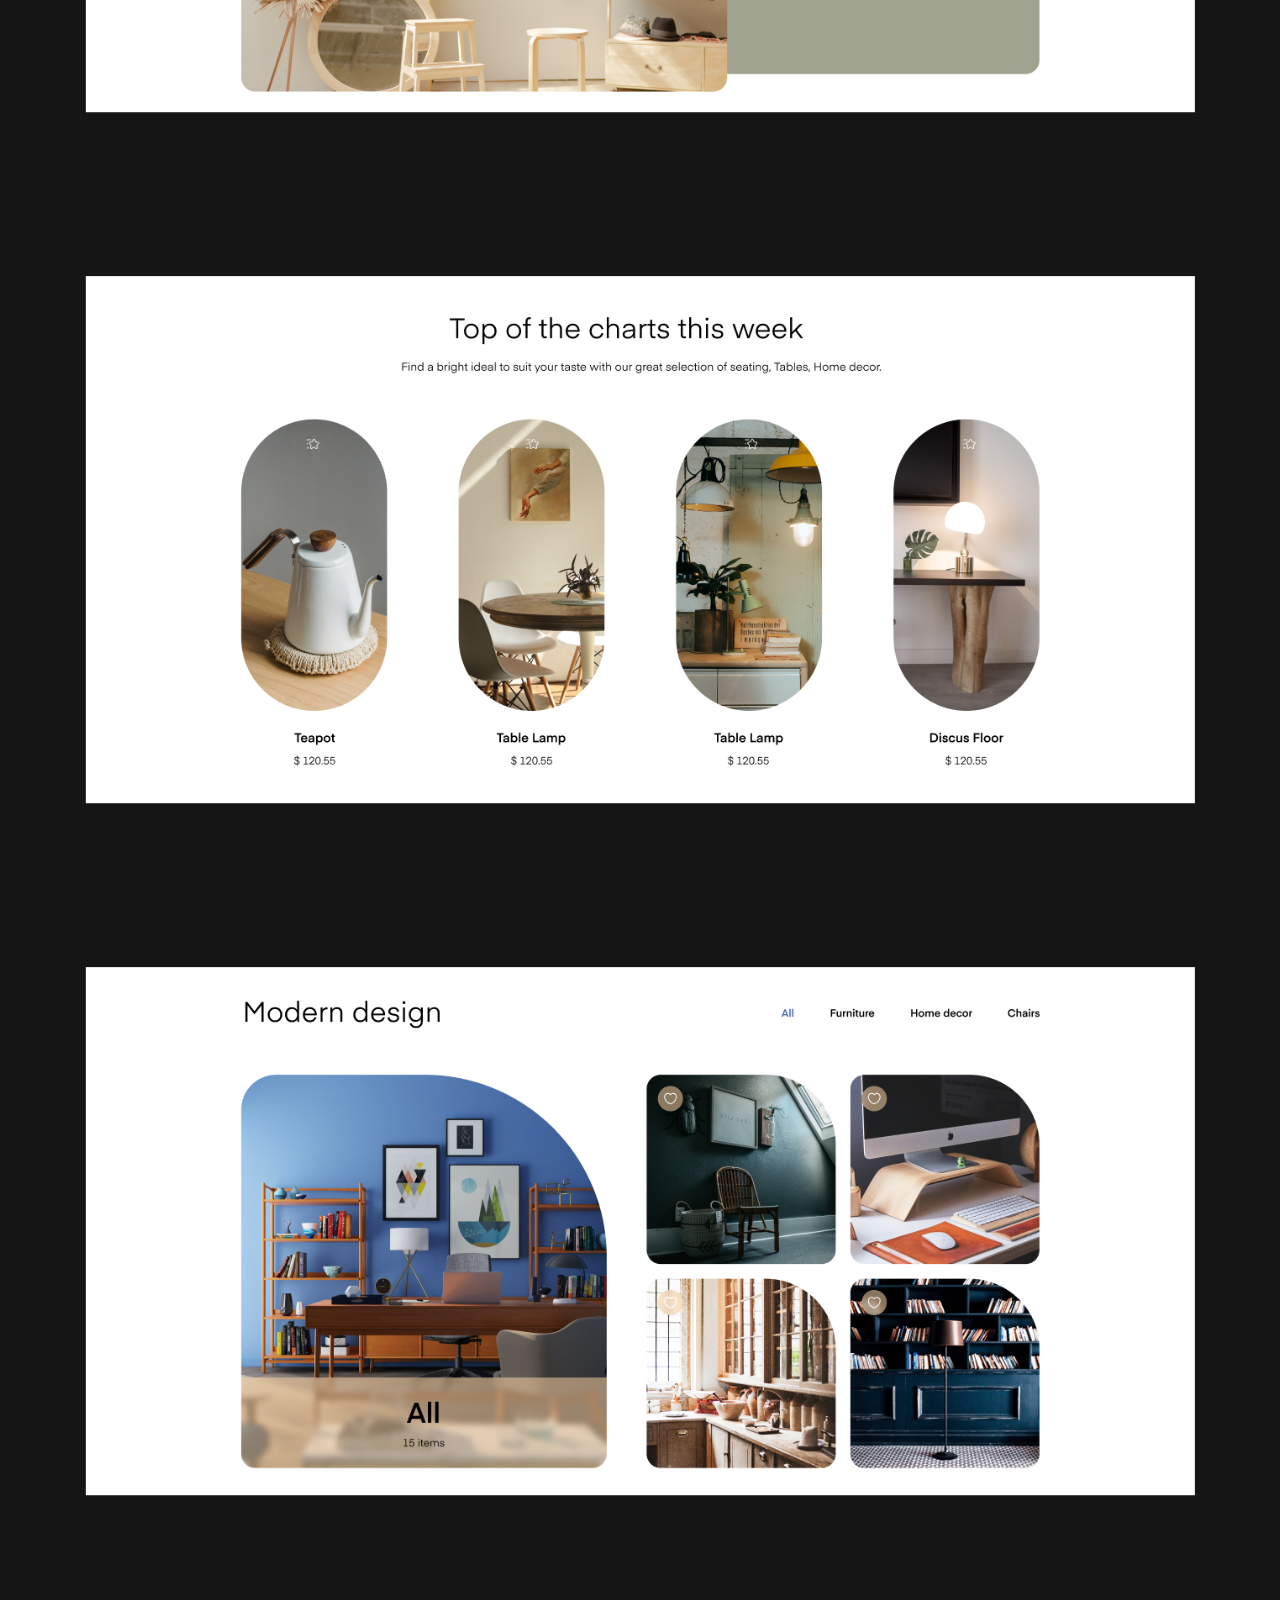
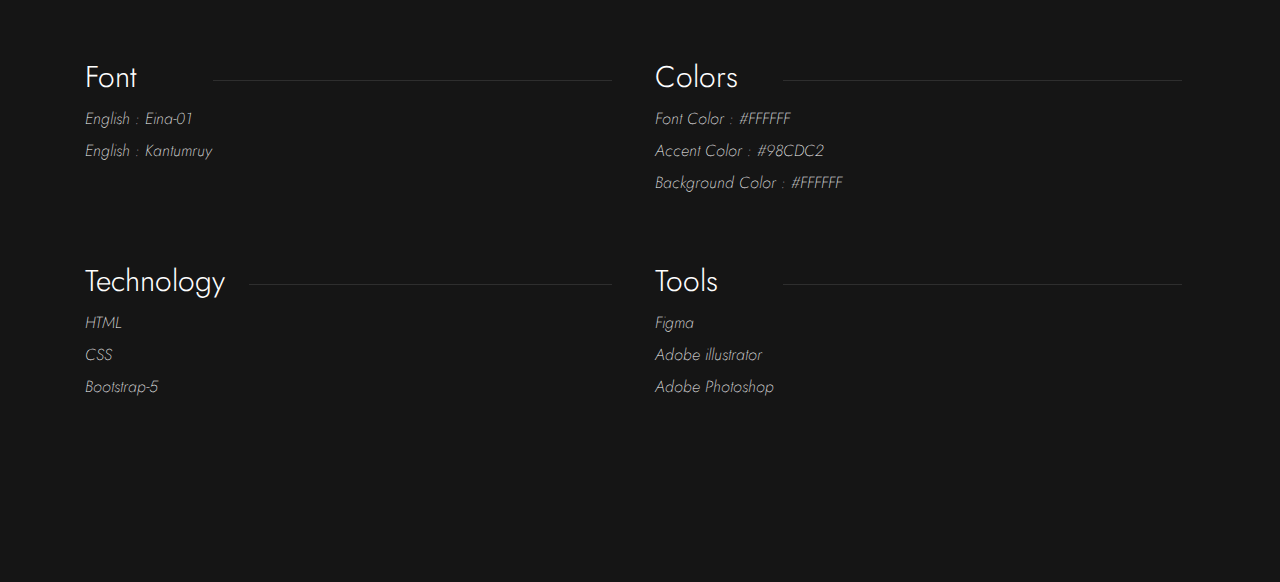
<file: furniture-e-commerce.html>
<!Doctype html>
<html lang="en">

<head>

    <!-- SITE TITLE -->
    <title>Furniture e-commerce</title>


    <!-- REQUIRED META TAGES -->
    <meta charset="utf-8">
    <meta name="viewport" content="width=device-width, initial-scale=1, shrink-to-fit=no">

    <!-- BOOTSTRAP -->

    <link rel="stylesheet" type="text/css" href="css/bootstrap.min.css">
    <link rel="stylesheet" type="text/css" href="css/bootstrap-grid.min.css">
    <link rel="stylesheet" type="text/css" href="css/bootstrap-reboot.min.css">

    <link rel="stylesheet" type="text/css" href="css/owl.carousel.min.css">
    <link rel="stylesheet" type="text/css" href="css/owl.theme.default.min.css">


    <!-- Owl Carousel -->
    <!-- <link rel="stylesheet" href="OwlCarousel2-2.3.4/OwlCarousel2-2.3.4/dist/assets/owl.carousel.min.css">
    <link rel="stylesheet" href="OwlCarousel2-2.3.4/OwlCarousel2-2.3.4/dist/assets/owl.theme.default.min.css"> -->



    <!-- FONTS -->


    <!-- LAYOUT -->
    <link rel="stylesheet" type="text/css" href="css/custome.css">

    <!-- RESPONSIVE WEB LAYOUT -->
    <link rel="stylesheet" type="text/css" href="css/responsive.css">

    <!-- FAVICON ICON -->

</head>

<body>


    <!-- Header Start -->
    <header>
    </header>
    <!-- Header End -->



    <!-- Hero-section Start -->
    <section id="main-section" class="main-section">
        <div class="container">
            <div class="row">
                <div class="col-lg-12 col-md-12 col-sm-6 col-xs-12">
                    <div class="Featured-container d-flex justify-content-center">
                        <img src="images/fe-1.png" class="img-fluid" alt="#"
                            title="#">
                        <div class="Art-text-overlay">
                            <h2>Furniture e-commerce website</h2>
                        </div>
                    </div>
                </div>
            </div>
        </div>
    </section>
    <!-- Hero-section Start -->



    <!-- Main-cover Start -->
    <section id="main-section" class="main-section">
        <div class="container-fluid">
            <div class="row">
                <div class="col-lg-12 col-md-12 col-sm-10 col-xs-10 spacing">
                    <div class="cover-container d-flex justify-content-center">
                        <img src="images/fe-2.png" class="img-fluid" alt="#"
                            title="#">
                    </div>
                </div>
            </div>
        </div>
    </section>
    <!-- Main-cover end -->


    <!-- Work-details Start -->
    <section id="main-section" class="main-section">
        <div class="container">
            <div class="row">
                <div class="col-lg-6 col-md-12 col-sm-10 col-xs-10">
                    <div class="text-block">
                        <div class="heading-line d-flex align-items-center">
                            <h5 class="works-detail-headline pe-4">Role</h5>
                        </div>
                        <div class="word leading-loose">
                            <p>Ui / Ux Design<br>Web Design<br>Front-end-design</p>
                        </div>
                    </div>
                </div>

                <div class="col-lg-6 col-md-12 col-sm-10 col-xs-10">
                    <div class="text-block">
                        <div class="heading-line d-flex align-items-center">
                            <h5 class="works-detail-headline pe-4">Description</h5>
                        </div>
                        <div class="word leading-loose">
                            <p>This is the site of the "Furniture e-commerce website” a services include user-friendly
                                navigation, showcasing stylish furniture collections, secure online transactions,
                                responsive mobile design, personalized recommendations, easy product comparisons, and
                                interactive room visualization tools. We prioritize a seamless shopping experience,
                                combining aesthetics with practicality to meet our clients' and customers' needs.
                                </p>
                        </div>
                    </div>
                </div>
            </div>
        </div>
    </section>
    <!-- Work-details end -->


    <!-- cover-1 Start -->
    <section id="main-section" class="main-section">
        <div class="container">
            <div class="row">
                <div class="col-lg-12 col-md-12 col-sm-10 col-xs-10">
                    <div class="cover-container d-flex justify-content-center">
                        <img src="images/fe-3.png" class="img-fluid" alt="#"
                            title="#">
                    </div>
                </div>
            </div>
        </div>
    </section>
    <!-- cover-1 end -->

    <!-- cover-2 Start -->
    <section id="main-section" class="main-section">
        <div class="container">
            <div class="row">
                <div class="col-lg-12 col-md-12 col-sm-10 col-xs-10">
                    <div class="cover-container d-flex justify-content-center">
                        <img src="images/fe-4.png" class="img-fluid" alt="#"
                            title="#">
                    </div>
                </div>
            </div>
        </div>
    </section>
    <!-- cover-2 end -->

    <!-- cover-3 Start -->
    <section id="main-section" class="main-section">
        <div class="container">
            <div class="row">
                <div class="col-lg-12 col-md-12 col-sm-10 col-xs-10">
                    <div class="cover-container d-flex justify-content-center">
                        <img src="images/fe-5.png" class="img-fluid" alt="#"
                            title="#">
                    </div>
                </div>
            </div>
        </div>
    </section>
    <!-- cover-3 end -->

    <!-- cover-4 Start -->
    <section id="main-section" class="main-section">
        <div class="container">
            <div class="row">
                <div class="col-lg-12 col-md-12 col-sm-10 col-xs-10">
                    <div class="cover-container d-flex justify-content-center">
                        <img src="images/fe-6.png" class="img-fluid" alt="#"
                            title="#">
                    </div>
                </div>
            </div>
        </div>
    </section>
    <!-- cover-4 end -->


    <!-- Work-details-2 Start -->
    <section id="main-section" class="main-section">
        <div class="container">
            <div class="row mb-5">
                <div class="col-lg-6 col-md-12 col-sm-10 col-xs-10">
                    <div class="text-block">
                        <div class="heading-line d-flex align-items-center">
                            <h5 class="works-detail-headline pe-4">Font</h5>
                        </div>
                        <div class="word leading-loose">
                            <p>English : Eina-01<br>English : Kantumruy</p>
                        </div>
                    </div>
                </div>

                <div class="col-lg-6 col-md-12 col-sm-10 col-xs-10">
                    <div class="text-block">
                        <div class="heading-line d-flex align-items-center">
                            <h5 class="works-detail-headline pe-4">Colors</h5>
                        </div>
                        <div class="word leading-loose">
                            <p>Font Color : #FFFFFF<br>Accent Color : #98CDC2<br>Background Color : #FFFFFF</p>
                        </div>
                    </div>
                </div>
            </div>

            <div class="row mt-5">
                <div class="col-lg-6 col-md-12 col-sm-10 col-xs-10">
                    <div class="text-block">
                        <div class="heading-line d-flex align-items-center">
                            <h5 class="works-detail-headline pe-4">Technology</h5>
                        </div>
                        <div class="word leading-loose">
                            <p>HTML<br>CSS<br>Bootstrap-5</p>
                        </div>
                    </div>
                </div>

                <div class="col-lg-6 col-md-12 col-sm-10 col-xs-10">
                    <div class="text-block">
                        <div class="heading-line d-flex align-items-center">
                            <h5 class="works-detail-headline pe-4">Tools</h5>
                        </div>
                        <div class="word leading-loose">
                            <p>Figma<br>Adobe illustrator<br>Adobe Photoshop</p>
                        </div>
                    </div>
                </div>
            </div>
        </div>
    </section>
    <!-- Work-details-2 end -->






















    <footer>
    </footer>



    <!-- BOOTSTRAP JS -->
    <script src="js/jquery-3.6.0.min.js"></script>
    <script src="js/bootstrap.min.js"></script>
    <script src="js/bootstrap.bundle.min.js"></script>


    <!-- OwlCarousel js -->
    <script src="js/owl.carousel.min.js"></script>
    <script src="js/owl.autoplay.js"></script>

    <script>

    </script>



</body>

</html>
</file>
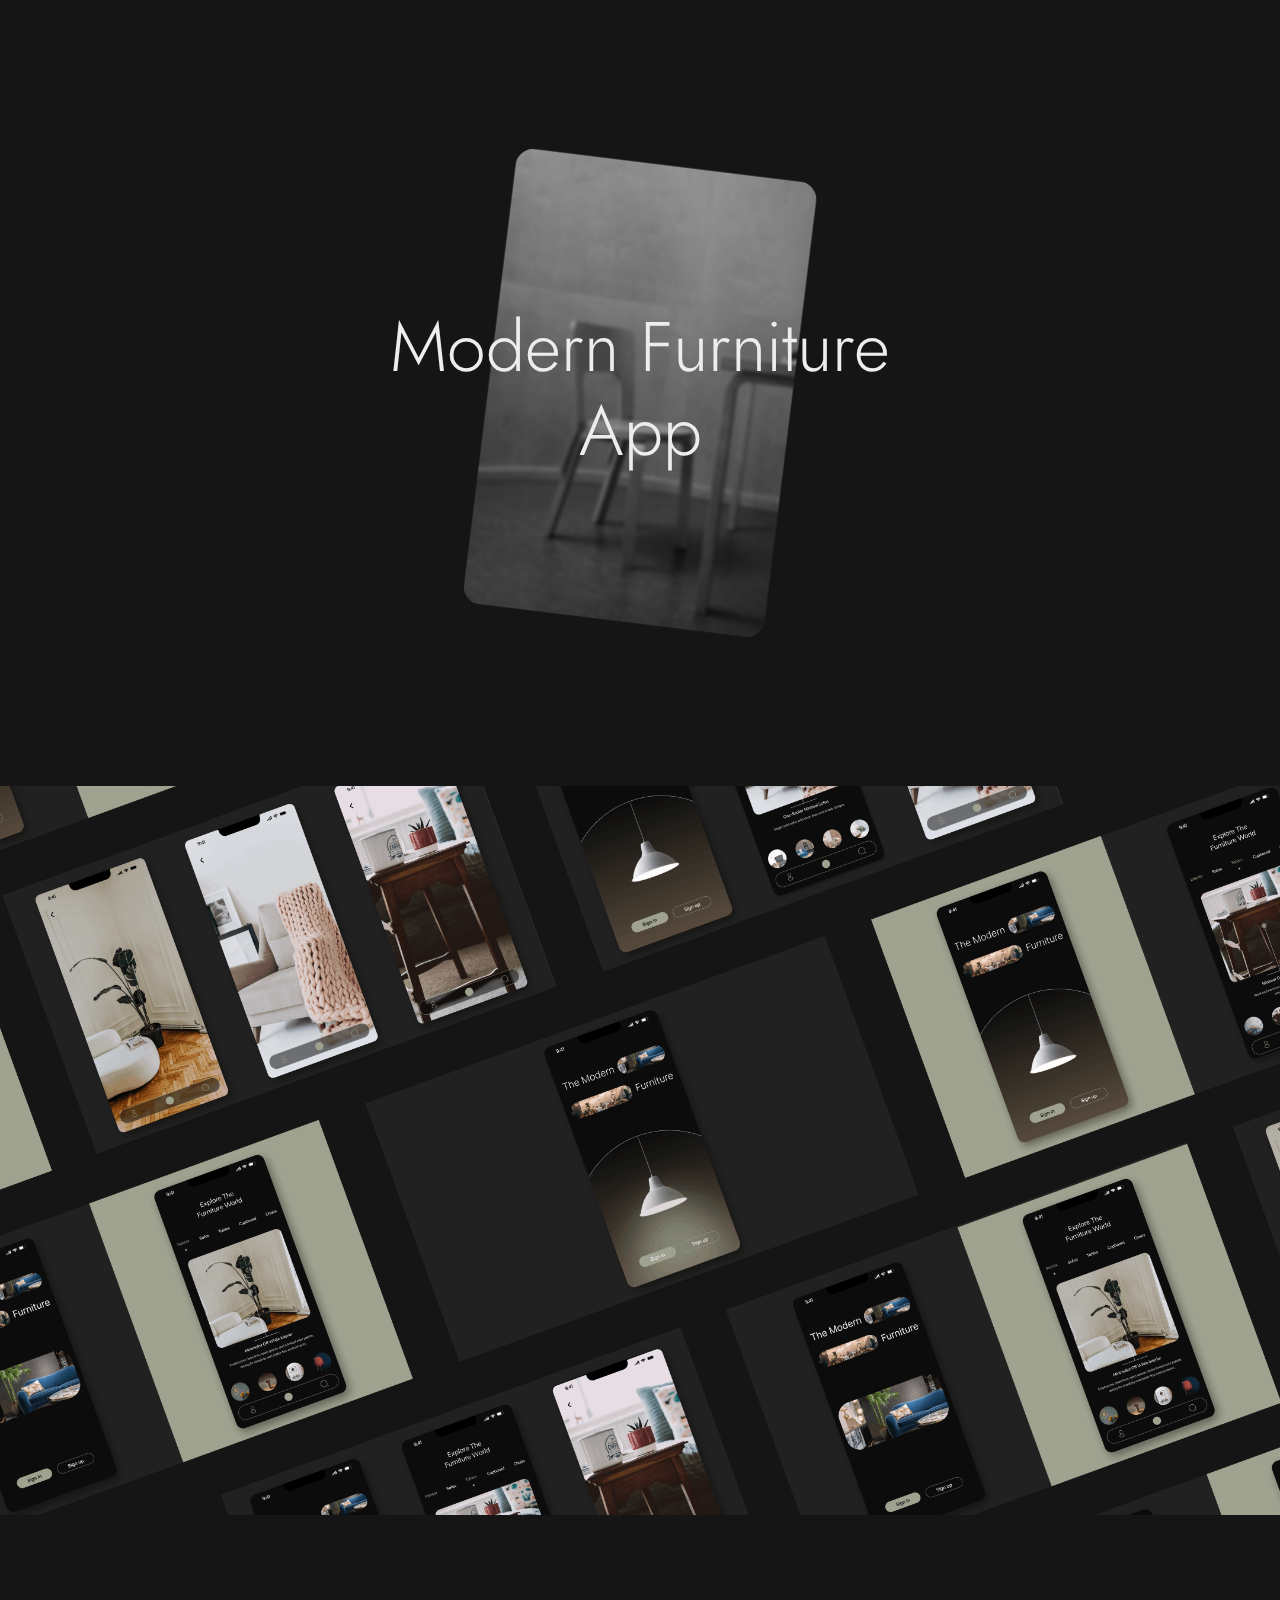
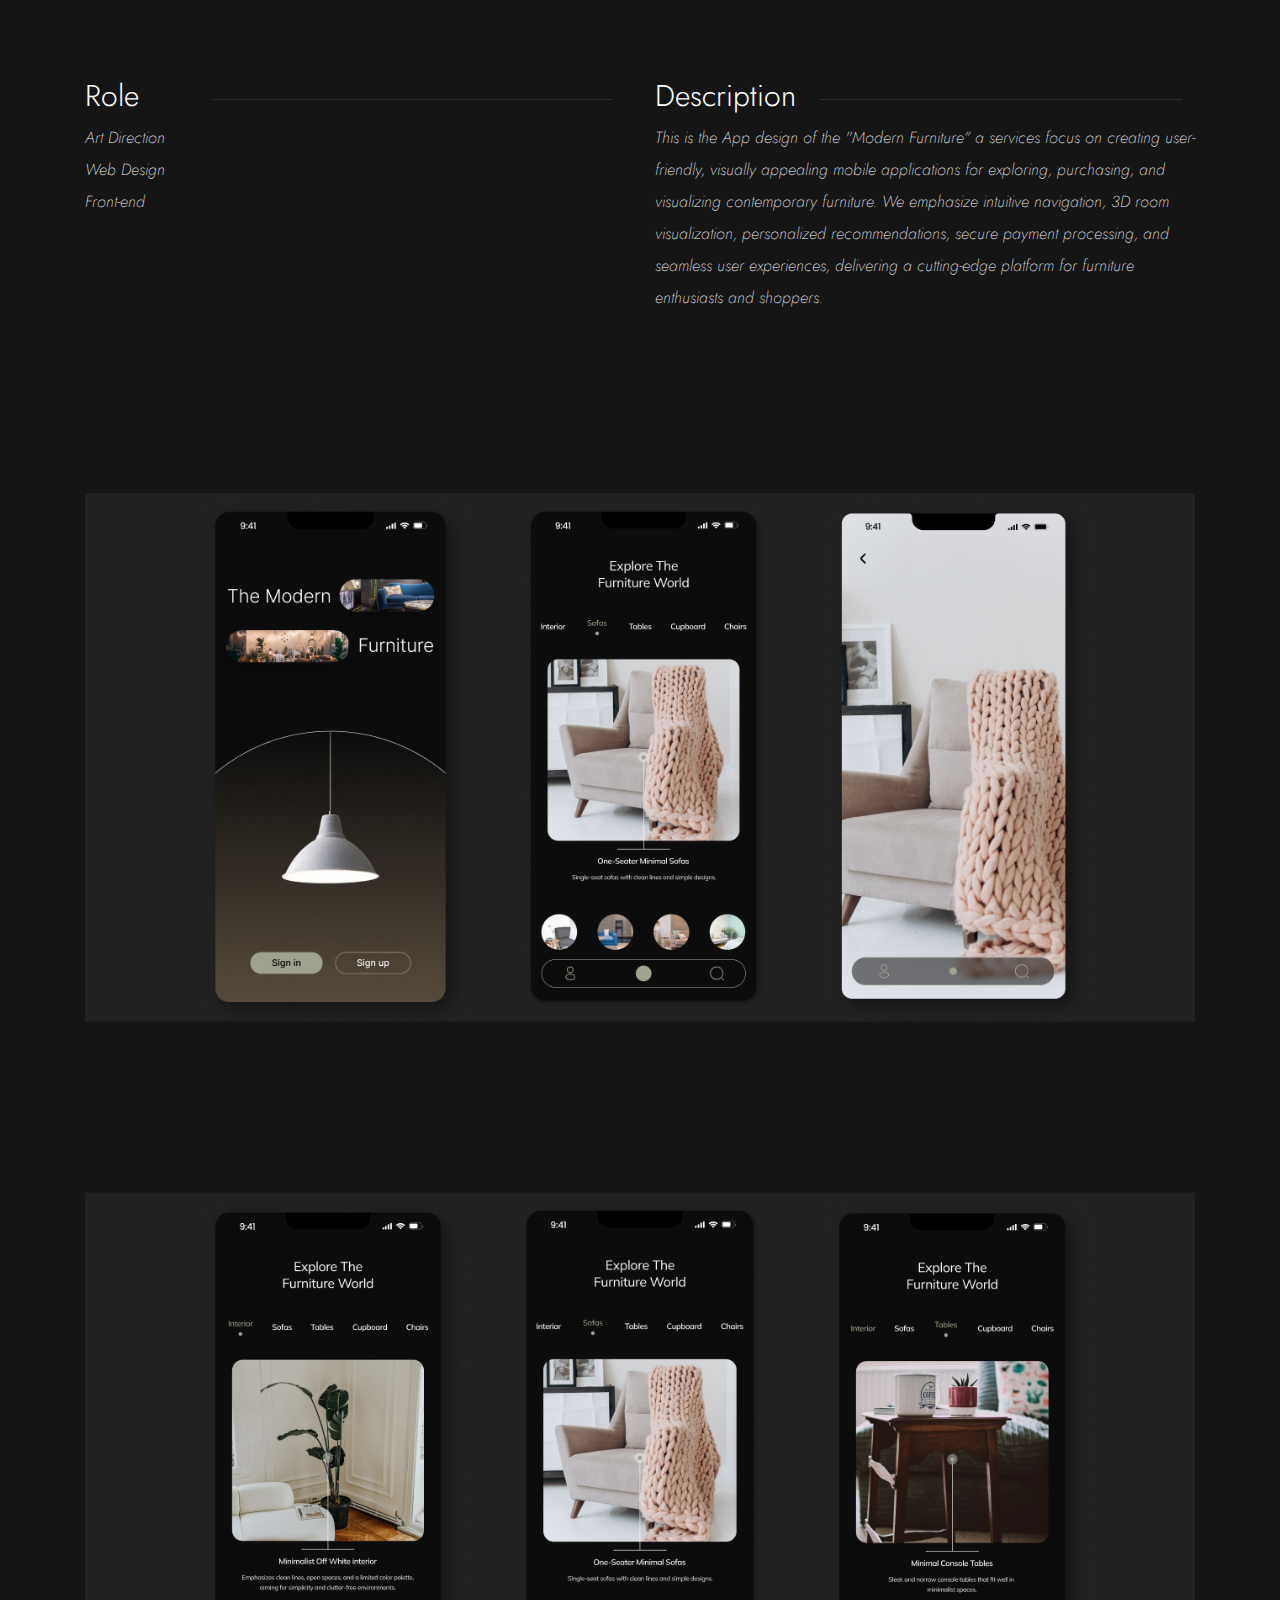
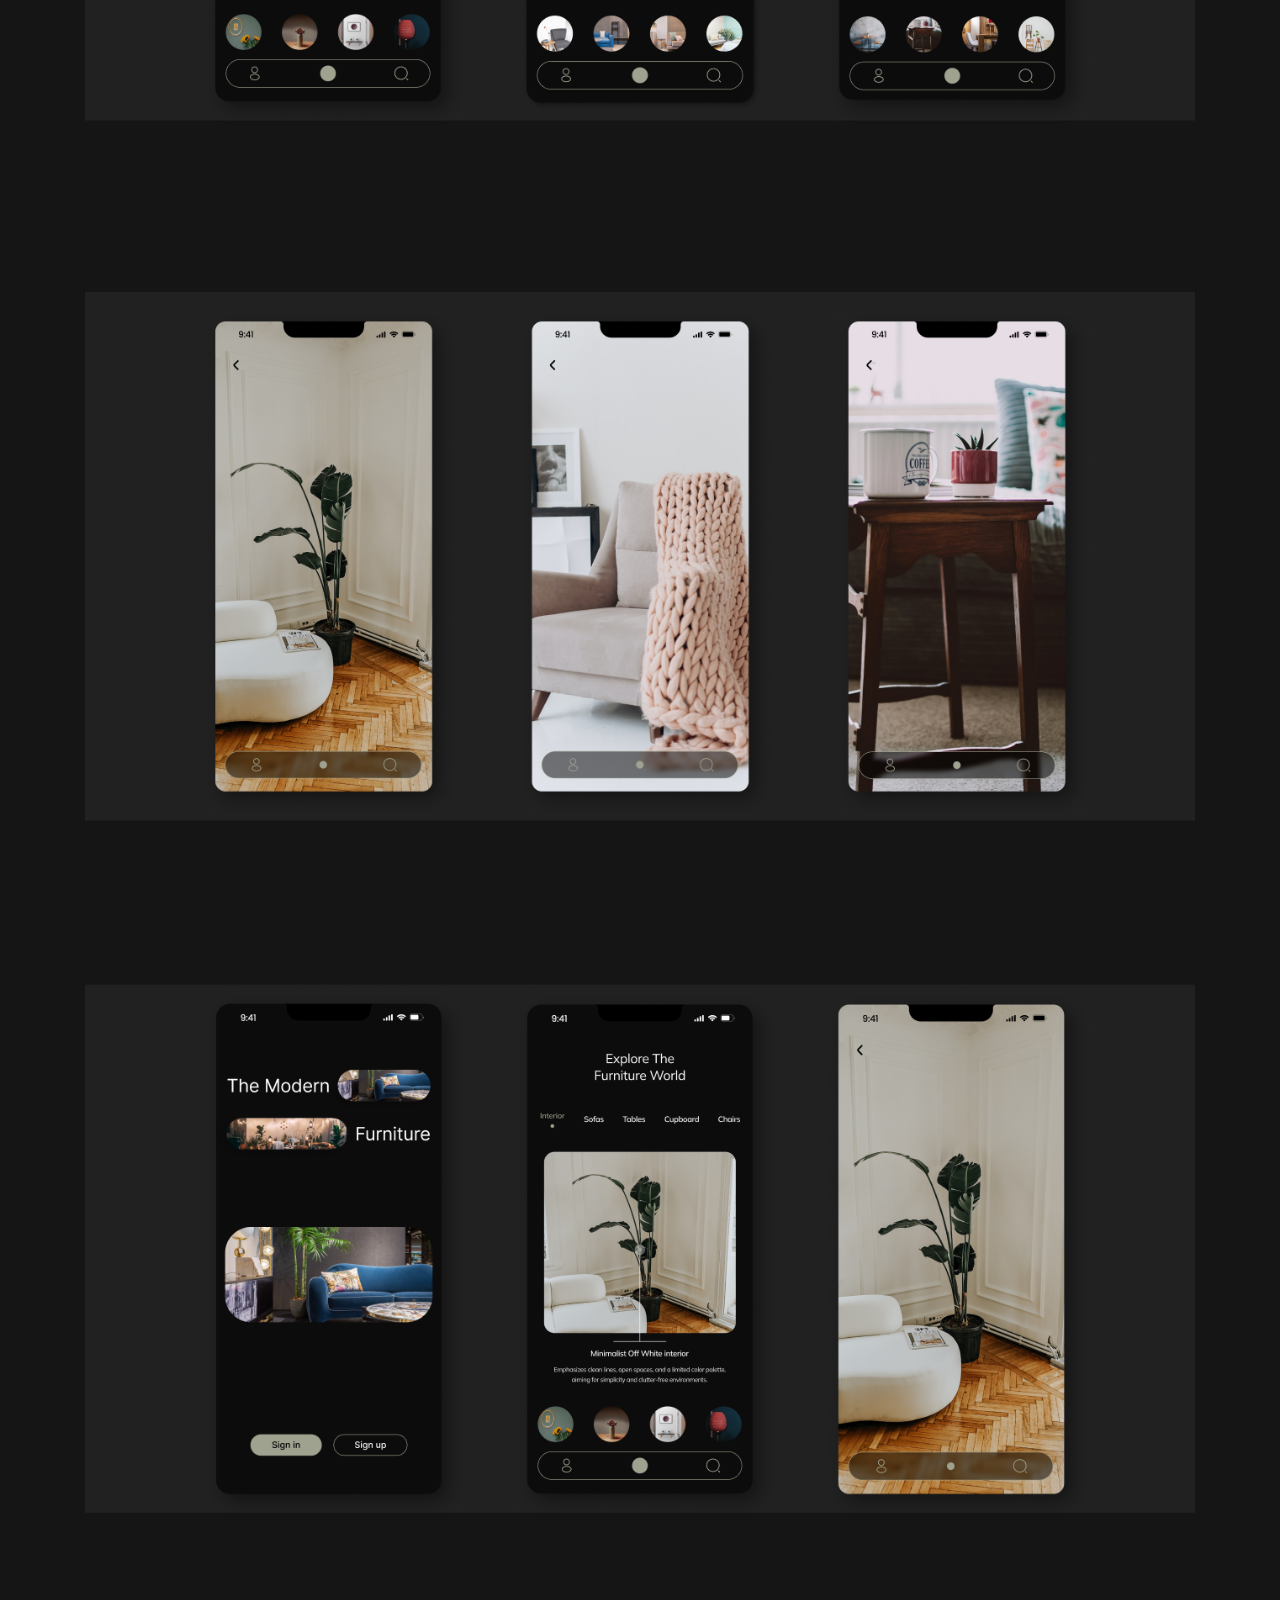
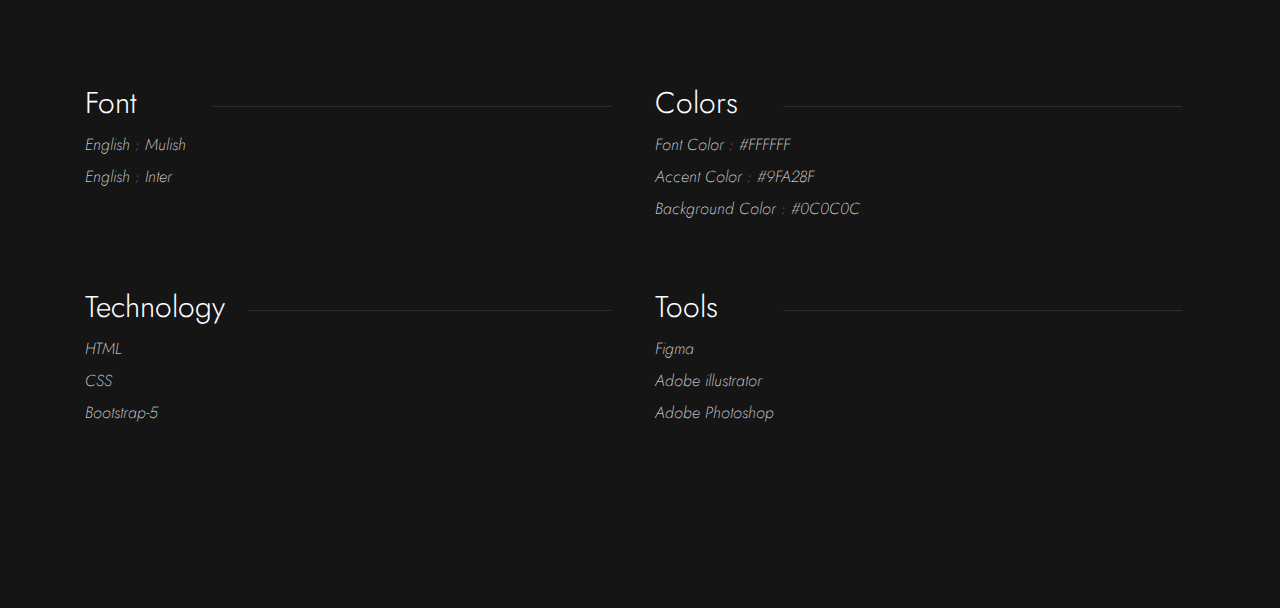
<file: modern-furniture.html>
<!Doctype html>
<html lang="en">

<head>

    <!-- SITE TITLE -->
    <title>Modern-Furniture</title>


    <!-- REQUIRED META TAGES -->
    <meta charset="utf-8">
    <meta name="viewport" content="width=device-width, initial-scale=1, shrink-to-fit=no">

    <!-- BOOTSTRAP -->
    <link rel="stylesheet" type="text/css" href="css/bootstrap.min.css">
    <link rel="stylesheet" type="text/css" href="css/bootstrap-grid.min.css">
    <link rel="stylesheet" type="text/css" href="css/bootstrap-reboot.min.css">

    <link rel="stylesheet" type="text/css" href="css/owl.carousel.min.css">
    <link rel="stylesheet" type="text/css" href="css/owl.theme.default.min.css">


    <!-- Owl Carousel -->




    <!-- FONTS -->


    <!-- LAYOUT -->
    <link rel="stylesheet" type="text/css" href="css/custome.css">

    <!-- RESPONSIVE WEB LAYOUT -->
    <link rel="stylesheet" type="text/css" href="css/responsive.css">

    <!-- FAVICON ICON -->

</head>

<body>


    <!-- Header Start -->
    <header>
    </header>
    <!-- Header End -->




    <!-- <section id="Featured-section" class="Featured-section">
        <div class="container">
            <div class="row">
                <div class="col-lg-12 col-md-12 col-md-12 col-xs-12 col-sm-12">
                    <div class="Featured-heading">
                        <h2>Featured Work</h2>
                        <p>Now, the good stuff.</p>
                    </div>
                </div>
            </div>
        </div>
    </section> -->


    <!-- Hero-section Start -->
    <section id="main-section" class="main-section">
        <div class="container">
            <div class="row">
                <div class="col-lg-12 col-md-12 col-sm-6 col-xs-12">
                    <div class="Featured-container d-flex justify-content-center">
                        <img src="images/mf-1.png" class="img-fluid" alt="Furniture-app" title="Furniture-app">
                        <div class="Art-text-overlay">
                            <h2>Modern Furniture App</h2>
                        </div>
                    </div>
                </div>
            </div>
        </div>
    </section>
    <!-- Hero-section Start -->



    <!-- Main-cover Start -->
    <section id="main-section" class="main-section">
        <div class="container-fluid">
            <div class="row">
                <div class="col-lg-12 col-md-12 col-sm-10 col-xs-10 spacing">
                    <div class="cover-container d-flex justify-content-center">
                        <img src="images/mf-2.png" class="img-fluid" alt="Furniture-app" title="Furniture-app">
                    </div>
                </div>
            </div>
        </div>
    </section>
    <!-- Main-cover end -->


    <!-- Work-details Start -->
    <section id="main-section" class="main-section">
        <div class="container">
            <div class="row">
                <div class="col-lg-6 col-md-12 col-sm-10 col-xs-10">
                    <div class="text-block">
                        <div class="heading-line d-flex align-items-center">
                            <h5 class="works-detail-headline pe-4">Role</h5>
                        </div>
                        <div class="word leading-loose">
                            <p>Art Direction<br>Web Design<br>Front-end</p>
                        </div>
                    </div>
                </div>

                <div class="col-lg-6 col-md-12 col-sm-10 col-xs-10">
                    <div class="text-block">
                        <div class="heading-line d-flex align-items-center">
                            <h5 class="works-detail-headline pe-4">Description</h5>
                        </div>
                        <div class="word leading-loose">
                            <p>This is the App design of the "Modern Furniture” a services focus on creating
                                user-friendly, visually
                                appealing mobile applications for exploring, purchasing, and visualizing contemporary
                                furniture. We emphasize intuitive navigation, 3D room visualization, personalized
                                recommendations, secure payment processing, and seamless user experiences, delivering a
                                cutting-edge platform for furniture enthusiasts and shoppers.</p>
                        </div>
                    </div>
                </div>
            </div>
        </div>
    </section>
    <!-- Work-details end -->


    <!-- cover-1 Start -->
    <section id="main-section" class="main-section">
        <div class="container">
            <div class="row">
                <div class="col-lg-12 col-md-12 col-sm-10 col-xs-10">
                    <div class="cover-container d-flex justify-content-center">
                        <img src="images/mf-3.png" class="img-fluid" alt="Furniture-app" title="Furniture-app">
                    </div>
                </div>
            </div>
        </div>
    </section>
    <!-- cover-1 end -->

    <!-- cover-2 Start -->
    <section id="main-section" class="main-section">
        <div class="container">
            <div class="row">
                <div class="col-lg-12 col-md-12 col-sm-10 col-xs-10">
                    <div class="cover-container d-flex justify-content-center">
                        <img src="images/mf-4.png" class="img-fluid" alt="Furniture-app" title="Furniture-app">
                    </div>
                </div>
            </div>
        </div>
    </section>
    <!-- cover-2 end -->

    <!-- cover-3 Start -->
    <section id="main-section" class="main-section">
        <div class="container">
            <div class="row">
                <div class="col-lg-12 col-md-12 col-sm-10 col-xs-10">
                    <div class="cover-container d-flex justify-content-center">
                        <img src="images/mf-5.png" class="img-fluid" alt="Furniture-app" title="Furniture-app">
                    </div>
                </div>
            </div>
        </div>
    </section>
    <!-- cover-3 end -->

    <!-- cover-4 Start -->
    <section id="main-section" class="main-section">
        <div class="container">
            <div class="row">
                <div class="col-lg-12 col-md-12 col-sm-10 col-xs-10">
                    <div class="cover-container d-flex justify-content-center">
                        <img src="images/mf-6.png" class="img-fluid" alt="Furniture-app" title="Furniture-app">
                    </div>
                </div>
            </div>
        </div>
    </section>
    <!-- cover-4 end -->


    <!-- Work-details-2 Start -->
    <section id="main-section" class="main-section">
        <div class="container">
            <div class="row mb-5">
                <div class="col-lg-6 col-md-12 col-sm-10 col-xs-10">
                    <div class="text-block">
                        <div class="heading-line d-flex align-items-center">
                            <h5 class="works-detail-headline pe-4">Font</h5>
                        </div>
                        <div class="word leading-loose">
                            <p>English : Mulish<br>English : Inter</p>
                        </div>
                    </div>
                </div>

                <div class="col-lg-6 col-md-12 col-sm-10 col-xs-10">
                    <div class="text-block">
                        <div class="heading-line d-flex align-items-center">
                            <h5 class="works-detail-headline pe-4">Colors</h5>
                        </div>
                        <div class="word leading-loose">
                            <p>Font Color : #FFFFFF<br>Accent Color : #9FA28F<br>Background Color : #0C0C0C</p>
                        </div>
                    </div>
                </div>
            </div>

            <div class="row mt-5">
                <div class="col-lg-6 col-md-12 col-sm-10 col-xs-10">
                    <div class="text-block">
                        <div class="heading-line d-flex align-items-center">
                            <h5 class="works-detail-headline pe-4">Technology</h5>
                        </div>
                        <div class="word leading-loose">
                            <p>HTML<br>CSS<br>Bootstrap-5</p>
                        </div>
                    </div>
                </div>

                <div class="col-lg-6 col-md-12 col-sm-10 col-xs-10">
                    <div class="text-block">
                        <div class="heading-line d-flex align-items-center">
                            <h5 class="works-detail-headline pe-4">Tools</h5>
                        </div>
                        <div class="word leading-loose">
                            <p>Figma<br>Adobe illustrator<br>Adobe Photoshop</p>
                        </div>
                    </div>
                </div>
            </div>
        </div>
    </section>
    <!-- Work-details-2 end -->






















    <footer>
    </footer>



    <!-- BOOTSTRAP JS -->
    <script src="js/jquery-3.6.0.min.js"></script>
    <script src="js/bootstrap.min.js"></script>
    <script src="js/bootstrap.bundle.min.js"></script>


    <!-- OwlCarousel js -->
    <script src="js/owl.carousel.min.js"></script>
    <script src="js/owl.autoplay.js"></script>

    <script>

    </script>



</body>

</html>
</file>
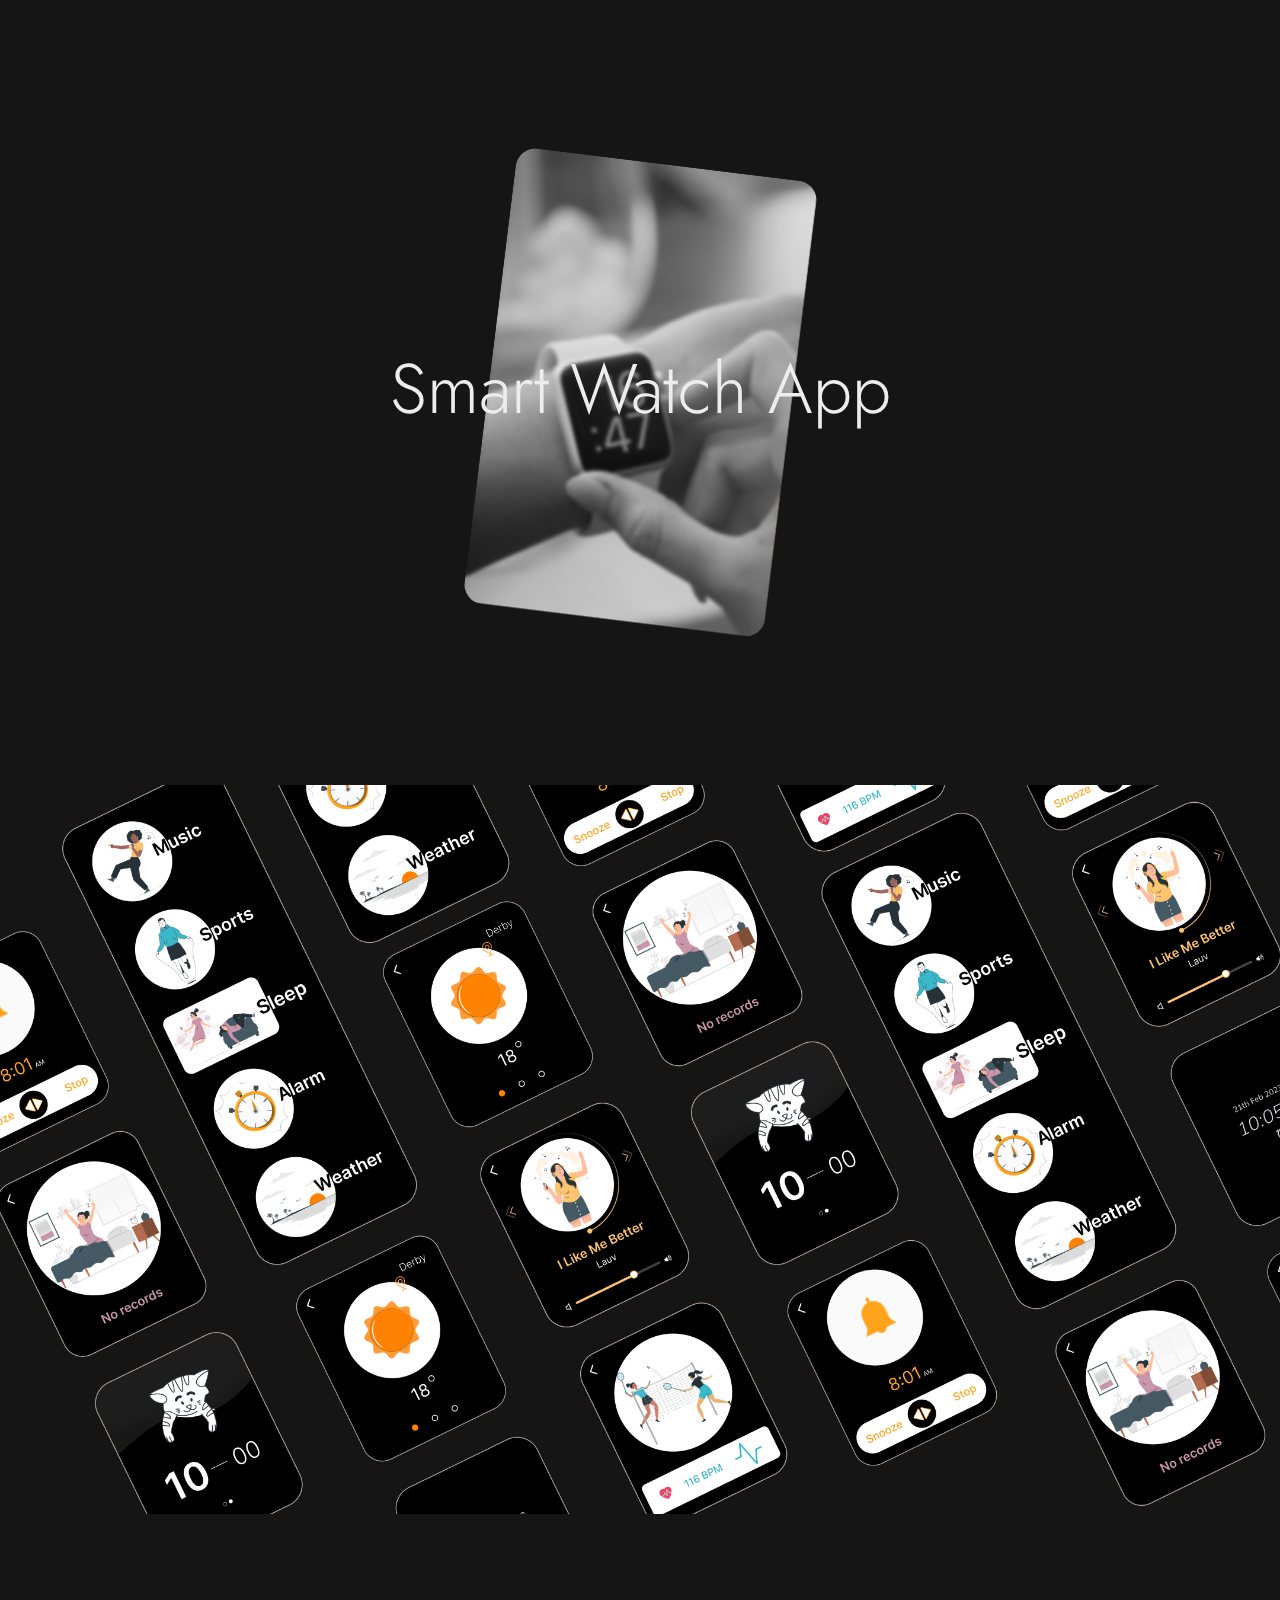
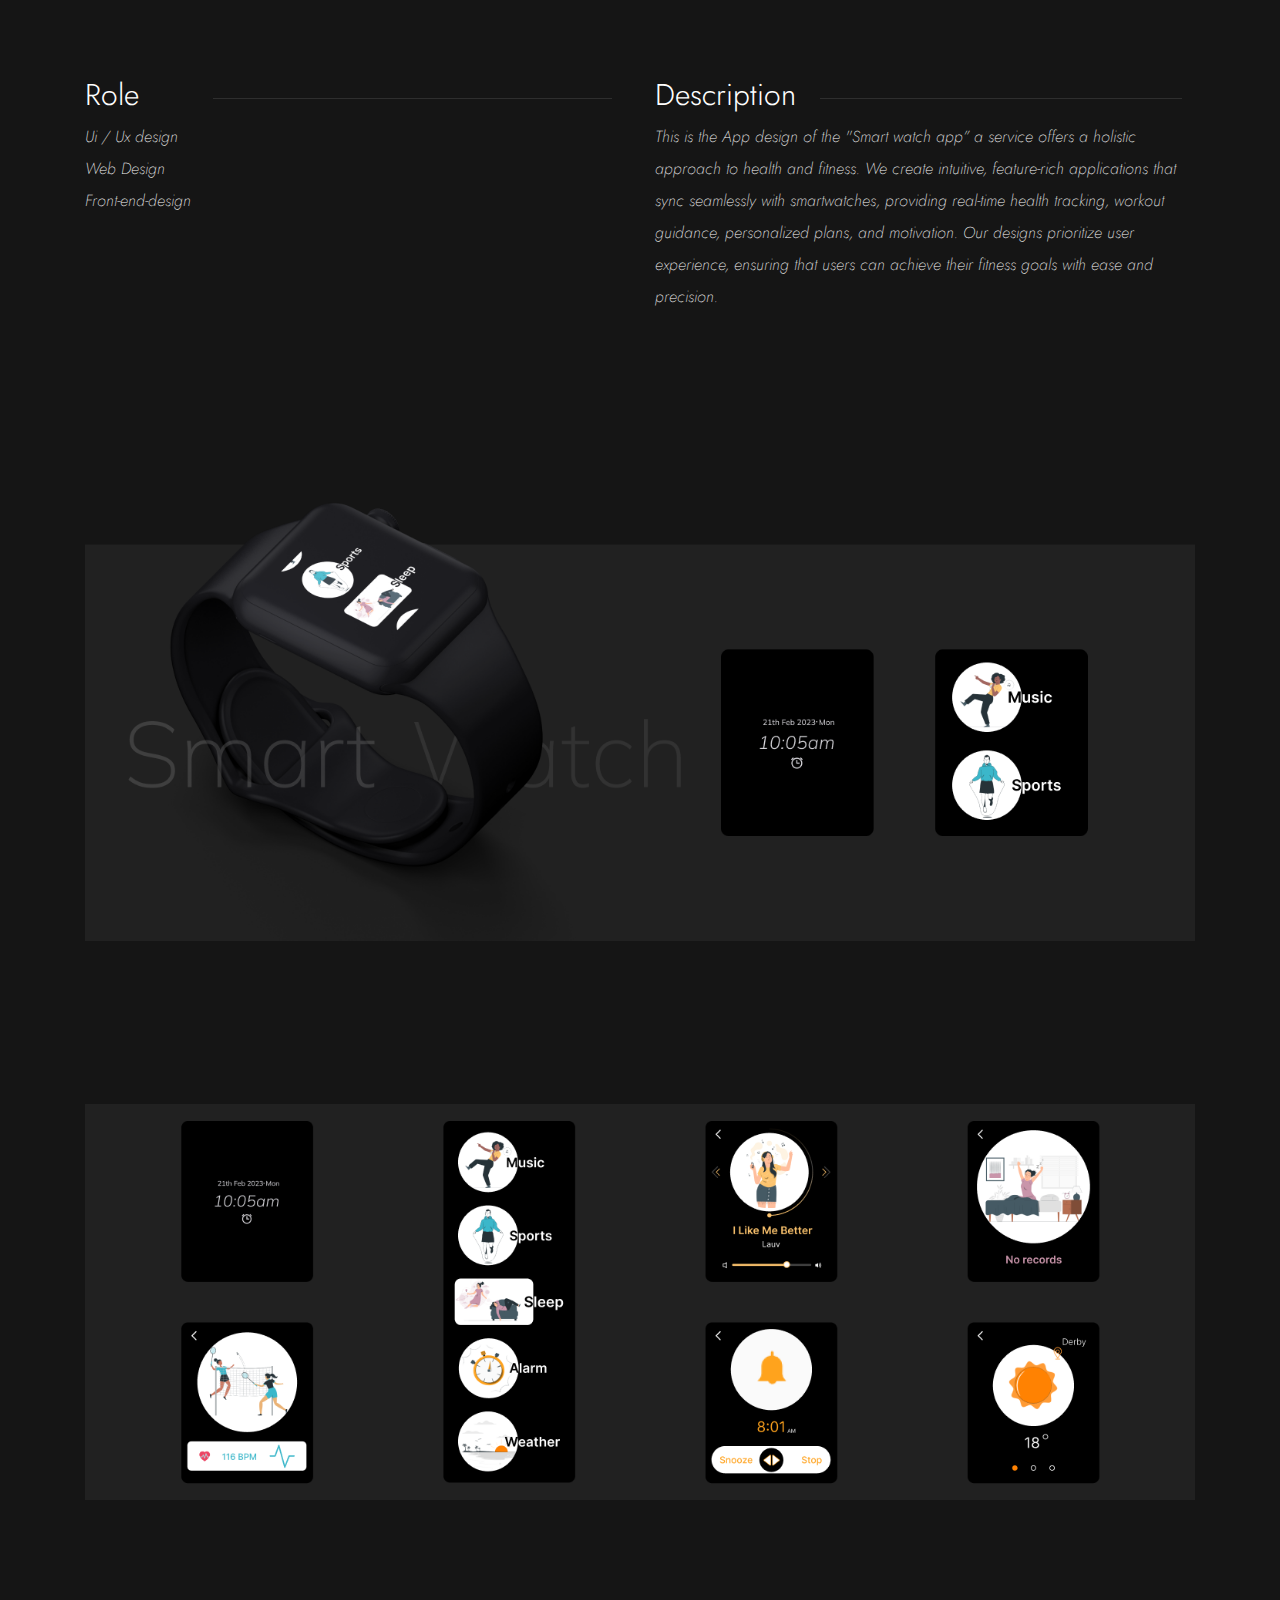
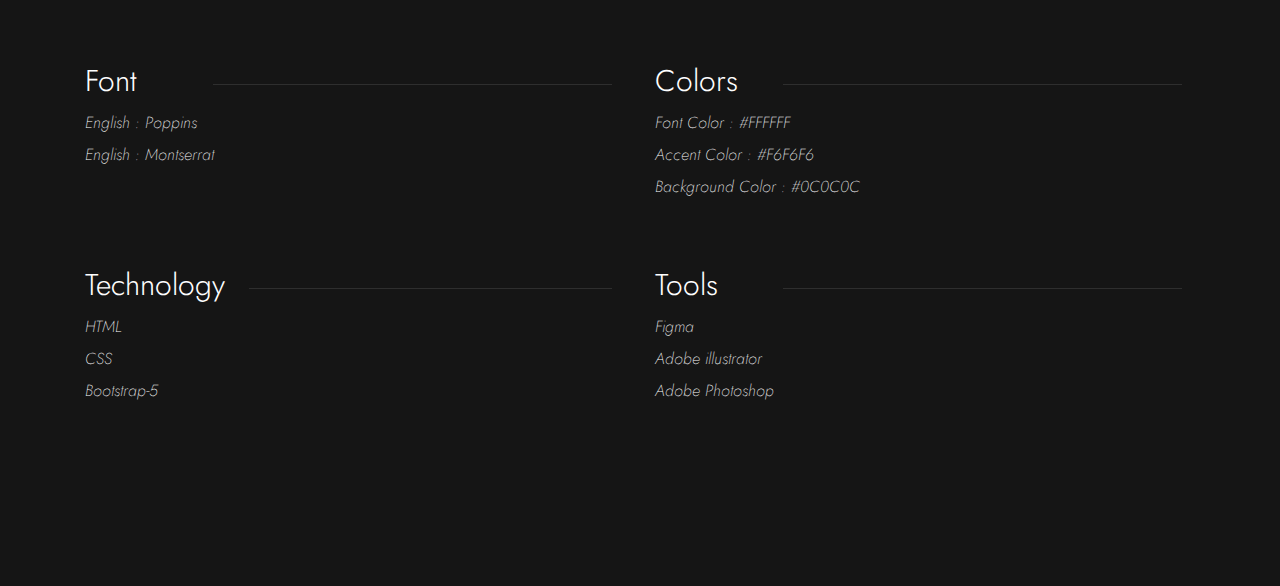
<file: smart-watch.html>
<!Doctype html>
<html lang="en">

<head>

    <!-- SITE TITLE -->
    <title>Smart Watch App</title>


    <!-- REQUIRED META TAGES -->
    <meta charset="utf-8">
    <meta name="viewport" content="width=device-width, initial-scale=1, shrink-to-fit=no">

    <!-- BOOTSTRAP -->

    <link rel="stylesheet" type="text/css" href="css/bootstrap.min.css">
    <link rel="stylesheet" type="text/css" href="css/bootstrap-grid.min.css">
    <link rel="stylesheet" type="text/css" href="css/bootstrap-reboot.min.css">

    <link rel="stylesheet" type="text/css" href="css/owl.carousel.min.css">
    <link rel="stylesheet" type="text/css" href="css/owl.theme.default.min.css">


    <!-- Owl Carousel -->




    <!-- FONTS -->


    <!-- LAYOUT -->
    <link rel="stylesheet" type="text/css" href="css/custome.css">

    <!-- RESPONSIVE WEB LAYOUT -->
    <link rel="stylesheet" type="text/css" href="css/responsive.css">

    <!-- FAVICON ICON -->

</head>

<body>


    <!-- Header Start -->
    <header>
    </header>
    <!-- Header End -->



    <!-- Hero-section Start -->
    <section id="main-section" class="main-section">
        <div class="container">
            <div class="row">
                <div class="col-lg-12 col-md-12 col-sm-6 col-xs-12">
                    <div class="Featured-container d-flex justify-content-center">
                        <img src="images/sw-1.png" class="img-fluid" alt="Smart-watch-app" title="Smart-watch-app">
                        <div class="Art-text-overlay">
                            <h2>Smart Watch App</h2>
                        </div>
                    </div>
                </div>
            </div>
        </div>
    </section>
    <!-- Hero-section Start -->



    <!-- Main-cover Start -->
    <section id="main-section" class="main-section">
        <div class="container-fluid">
            <div class="row">
                <div class="col-lg-12 col-md-12 col-sm-10 col-xs-10 spacing">
                    <div class="cover-container d-flex justify-content-center">
                        <img src="images/sw-2.png" class="img-fluid" alt="Smart-watch-app" title="Smart-watch-app">
                    </div>
                </div>
            </div>
        </div>
    </section>
    <!-- Main-cover end -->


    <!-- Work-details Start -->
    <section id="main-section" class="main-section">
        <div class="container">
            <div class="row">
                <div class="col-lg-6 col-md-12 col-sm-10 col-xs-10">
                    <div class="text-block">
                        <div class="heading-line d-flex align-items-center">
                            <h5 class="works-detail-headline pe-4">Role</h5>
                        </div>
                        <div class="word leading-loose">
                            <p>Ui / Ux design<br>Web Design<br>Front-end-design</p>
                        </div>
                    </div>
                </div>

                <div class="col-lg-6 col-md-12 col-sm-10 col-xs-10">
                    <div class="text-block">
                        <div class="heading-line d-flex align-items-center">
                            <h5 class="works-detail-headline pe-4">Description</h5>
                        </div>
                        <div class="word leading-loose">
                            <p>This is the App design of the "Smart watch app” a service offers a holistic approach to health and
                                fitness. We create intuitive, feature-rich applications that sync seamlessly with
                                smartwatches, providing real-time health tracking, workout guidance, personalized plans,
                                and motivation. Our designs prioritize user experience, ensuring that users can achieve
                                their fitness goals with ease and precision.
                            </p>
                        </div>
                    </div>
                </div>
            </div>
        </div>
    </section>
    <!-- Work-details end -->


    <!-- cover-1 Start -->
    <section id="main-section" class="main-section">
        <div class="container">
            <div class="row">
                <div class="col-lg-12 col-md-12 col-sm-10 col-xs-10">
                    <div class="cover-container d-flex justify-content-center">
                        <img src="images/sw-3.png" class="img-fluid" alt="Smart-watch-app" title="Smart-watch-app">
                    </div>
                </div>
            </div>
        </div>
    </section>
    <!-- cover-1 end -->

    <!-- cover-2 Start -->
    <section id="main-section" class="main-section">
        <div class="container">
            <div class="row">
                <div class="col-lg-12 col-md-12 col-sm-10 col-xs-10">
                    <div class="cover-container d-flex justify-content-center">
                        <img src="/images/sw-4.png" class="img-fluid" alt="Smart-watch-app" title="Smart-watch-app">
                    </div>
                </div>
            </div>
        </div>
    </section>
    <!-- cover-2 end -->

    <!-- cover-3 Start -->

    <!-- cover-3 end -->

    <!-- cover-4 Start -->

    <!-- cover-4 end -->


    <!-- Work-details-2 Start -->
    <section id="main-section" class="main-section">
        <div class="container">
            <div class="row mb-5">
                <div class="col-lg-6 col-md-12 col-sm-10 col-xs-10">
                    <div class="text-block">
                        <div class="heading-line d-flex align-items-center">
                            <h5 class="works-detail-headline pe-4">Font</h5>
                        </div>
                        <div class="word leading-loose">
                            <p>English : Poppins<br>English : Montserrat</p>
                        </div>
                    </div>
                </div>

                <div class="col-lg-6 col-md-12 col-sm-10 col-xs-10">
                    <div class="text-block">
                        <div class="heading-line d-flex align-items-center">
                            <h5 class="works-detail-headline pe-4">Colors</h5>
                        </div>
                        <div class="word leading-loose">
                            <p>Font Color : #FFFFFF<br>Accent Color : #F6F6F6<br>Background Color : #0C0C0C</p>
                        </div>
                    </div>
                </div>
            </div>

            <div class="row mt-5">
                <div class="col-lg-6 col-md-12 col-sm-10 col-xs-10">
                    <div class="text-block">
                        <div class="heading-line d-flex align-items-center">
                            <h5 class="works-detail-headline pe-4">Technology</h5>
                        </div>
                        <div class="word leading-loose">
                            <p>HTML<br>CSS<br>Bootstrap-5</p>
                        </div>
                    </div>
                </div>

                <div class="col-lg-6 col-md-12 col-sm-10 col-xs-10">
                    <div class="text-block">
                        <div class="heading-line d-flex align-items-center">
                            <h5 class="works-detail-headline pe-4">Tools</h5>
                        </div>
                        <div class="word leading-loose">
                            <p>Figma<br>Adobe illustrator<br>Adobe Photoshop</p>
                        </div>
                    </div>
                </div>
            </div>
        </div>
    </section>
    <!-- Work-details-2 end -->






















    <footer>
    </footer>



    <!-- BOOTSTRAP JS -->
    <script src="js/jquery-3.6.0.min.js"></script>
    <script src="js/bootstrap.min.js"></script>
    <script src="js/bootstrap.bundle.min.js"></script>


    <!-- OwlCarousel js -->
    <script src="js/owl.carousel.min.js"></script>
    <script src="js/owl.autoplay.js"></script>

    <script>

    </script>



</body>

</html>
</file>
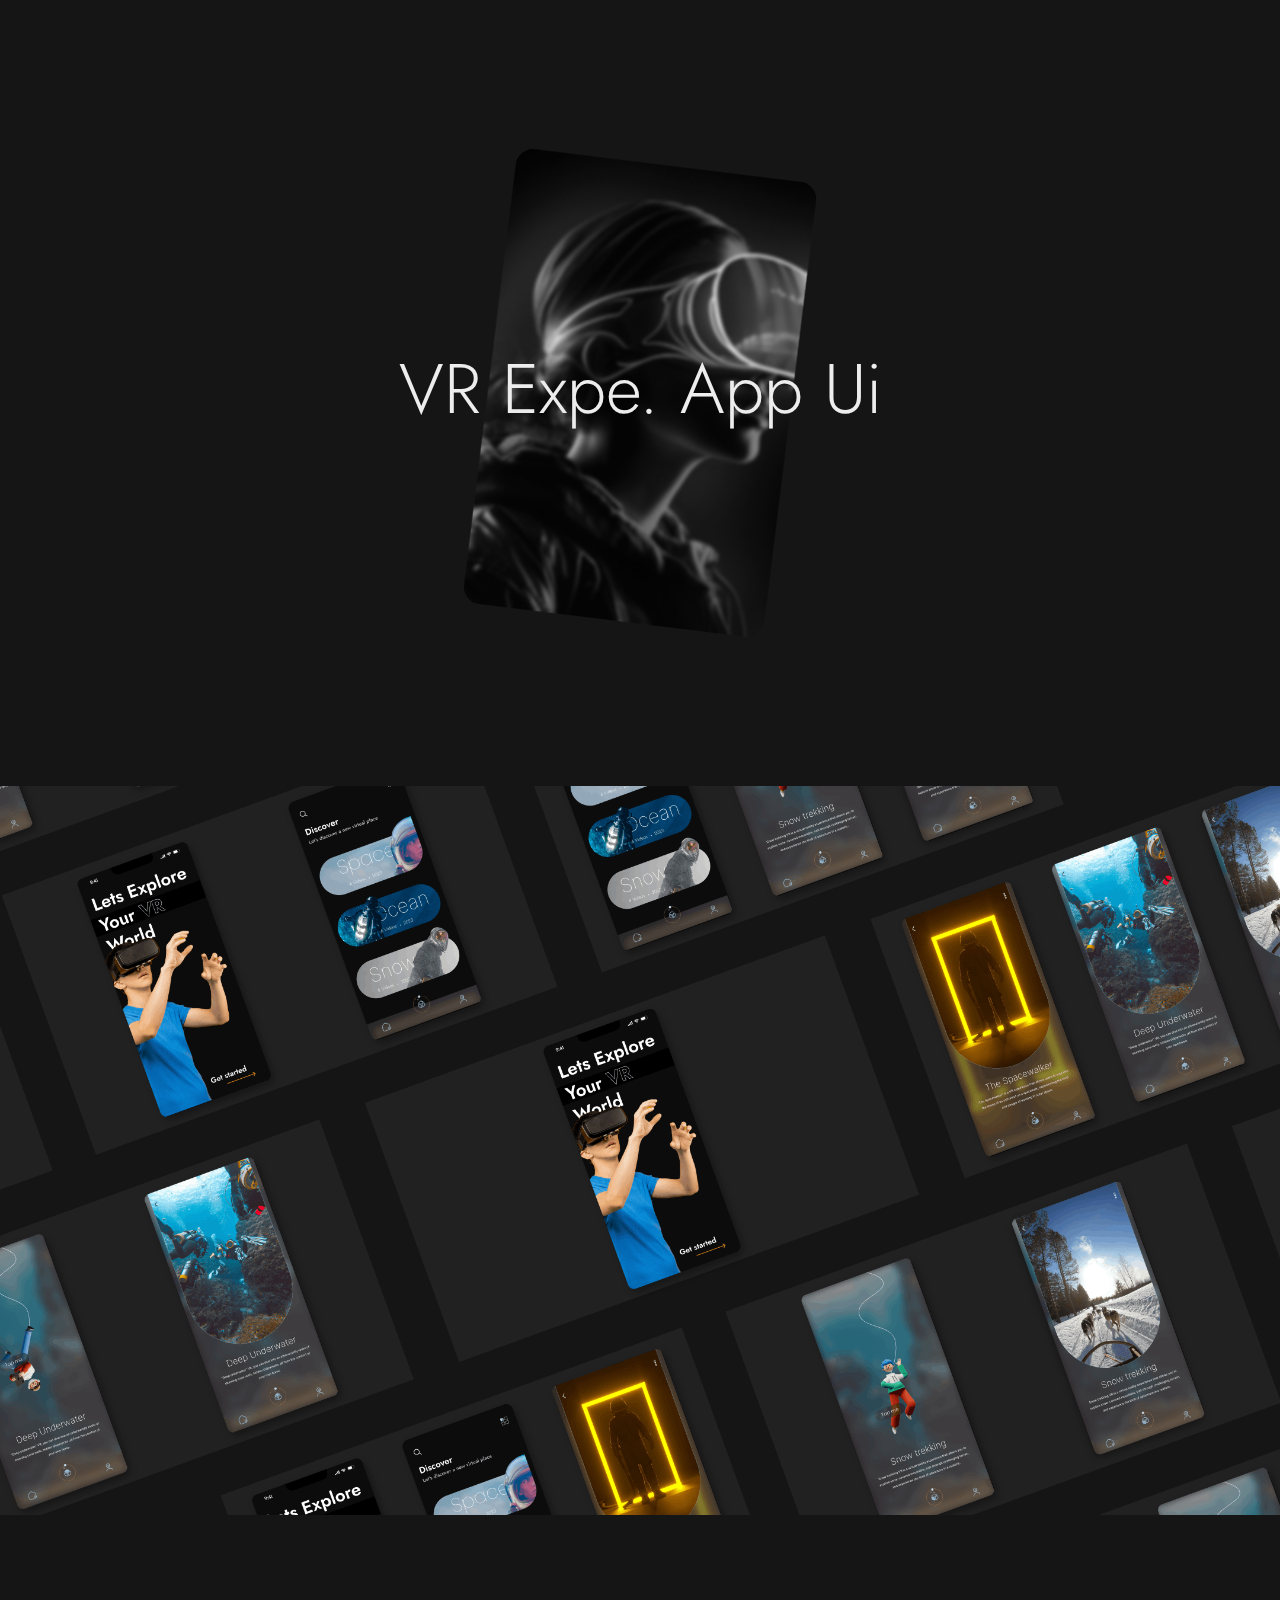
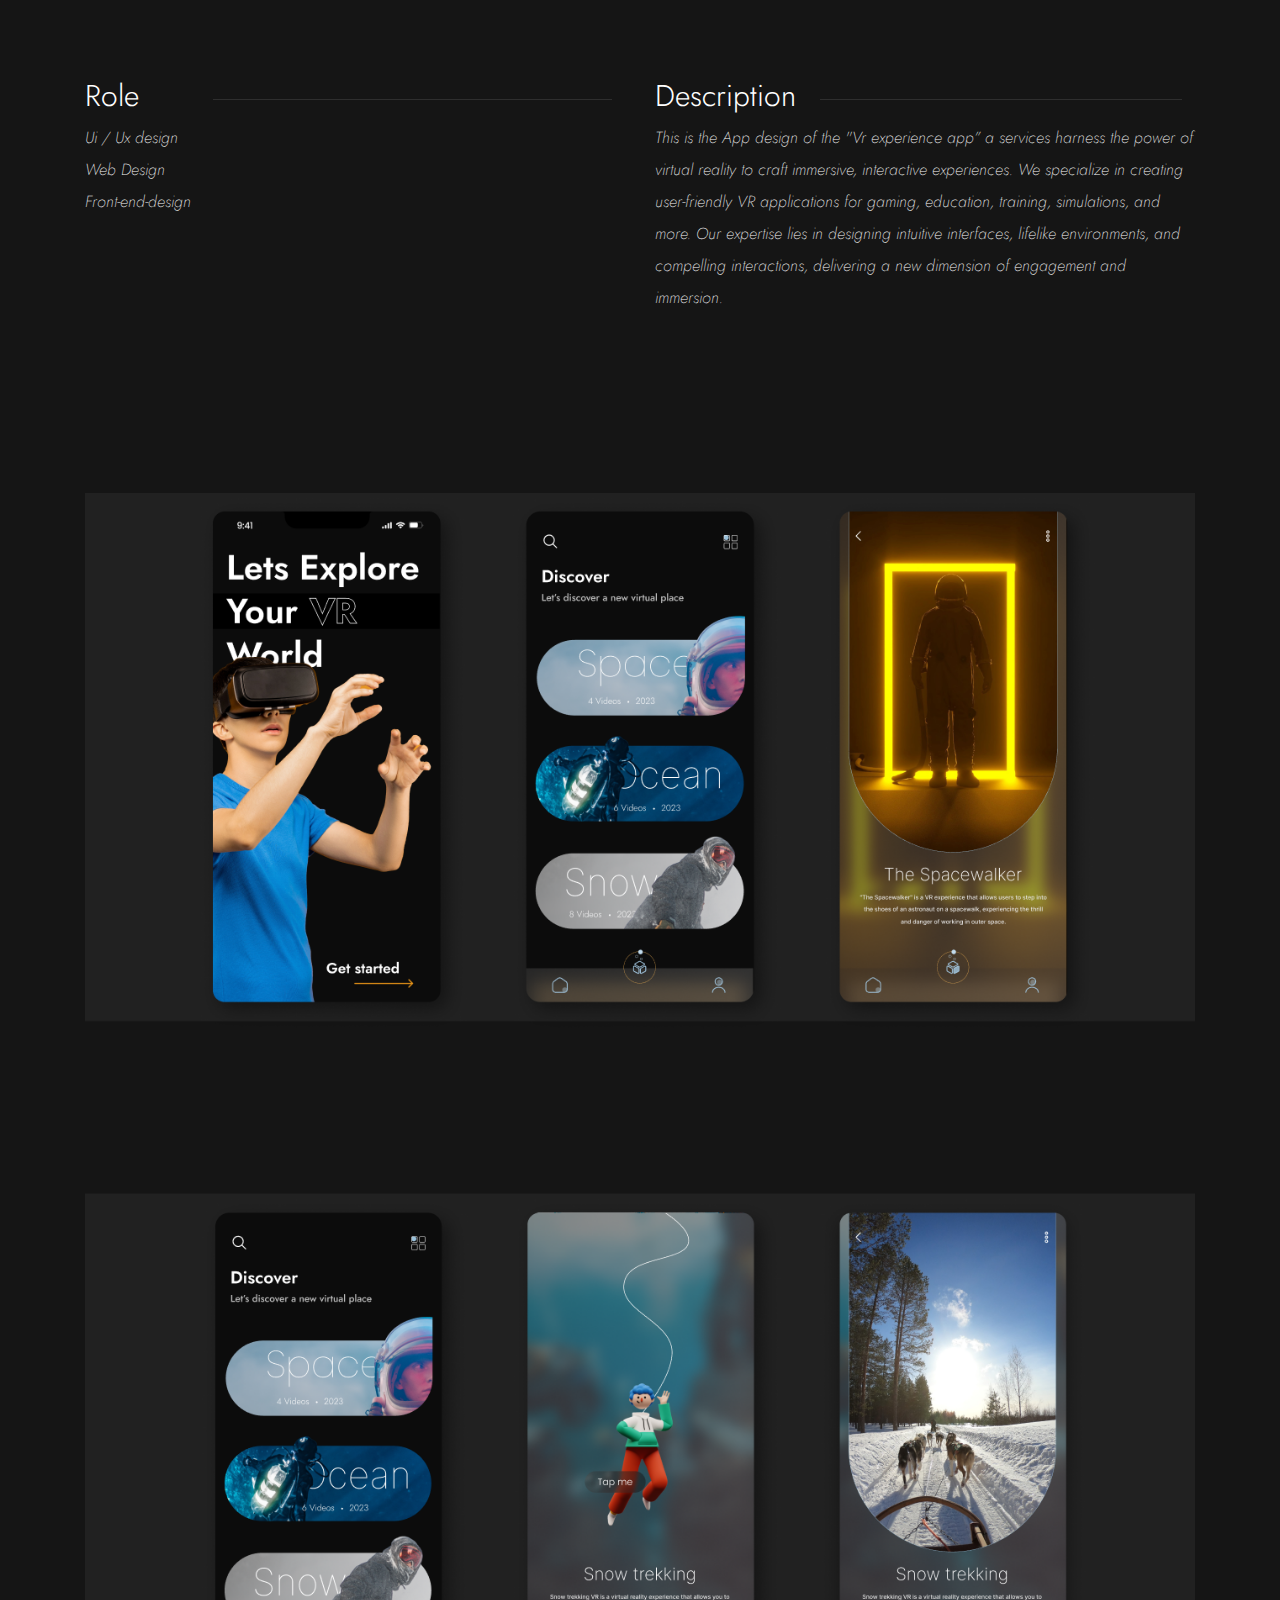
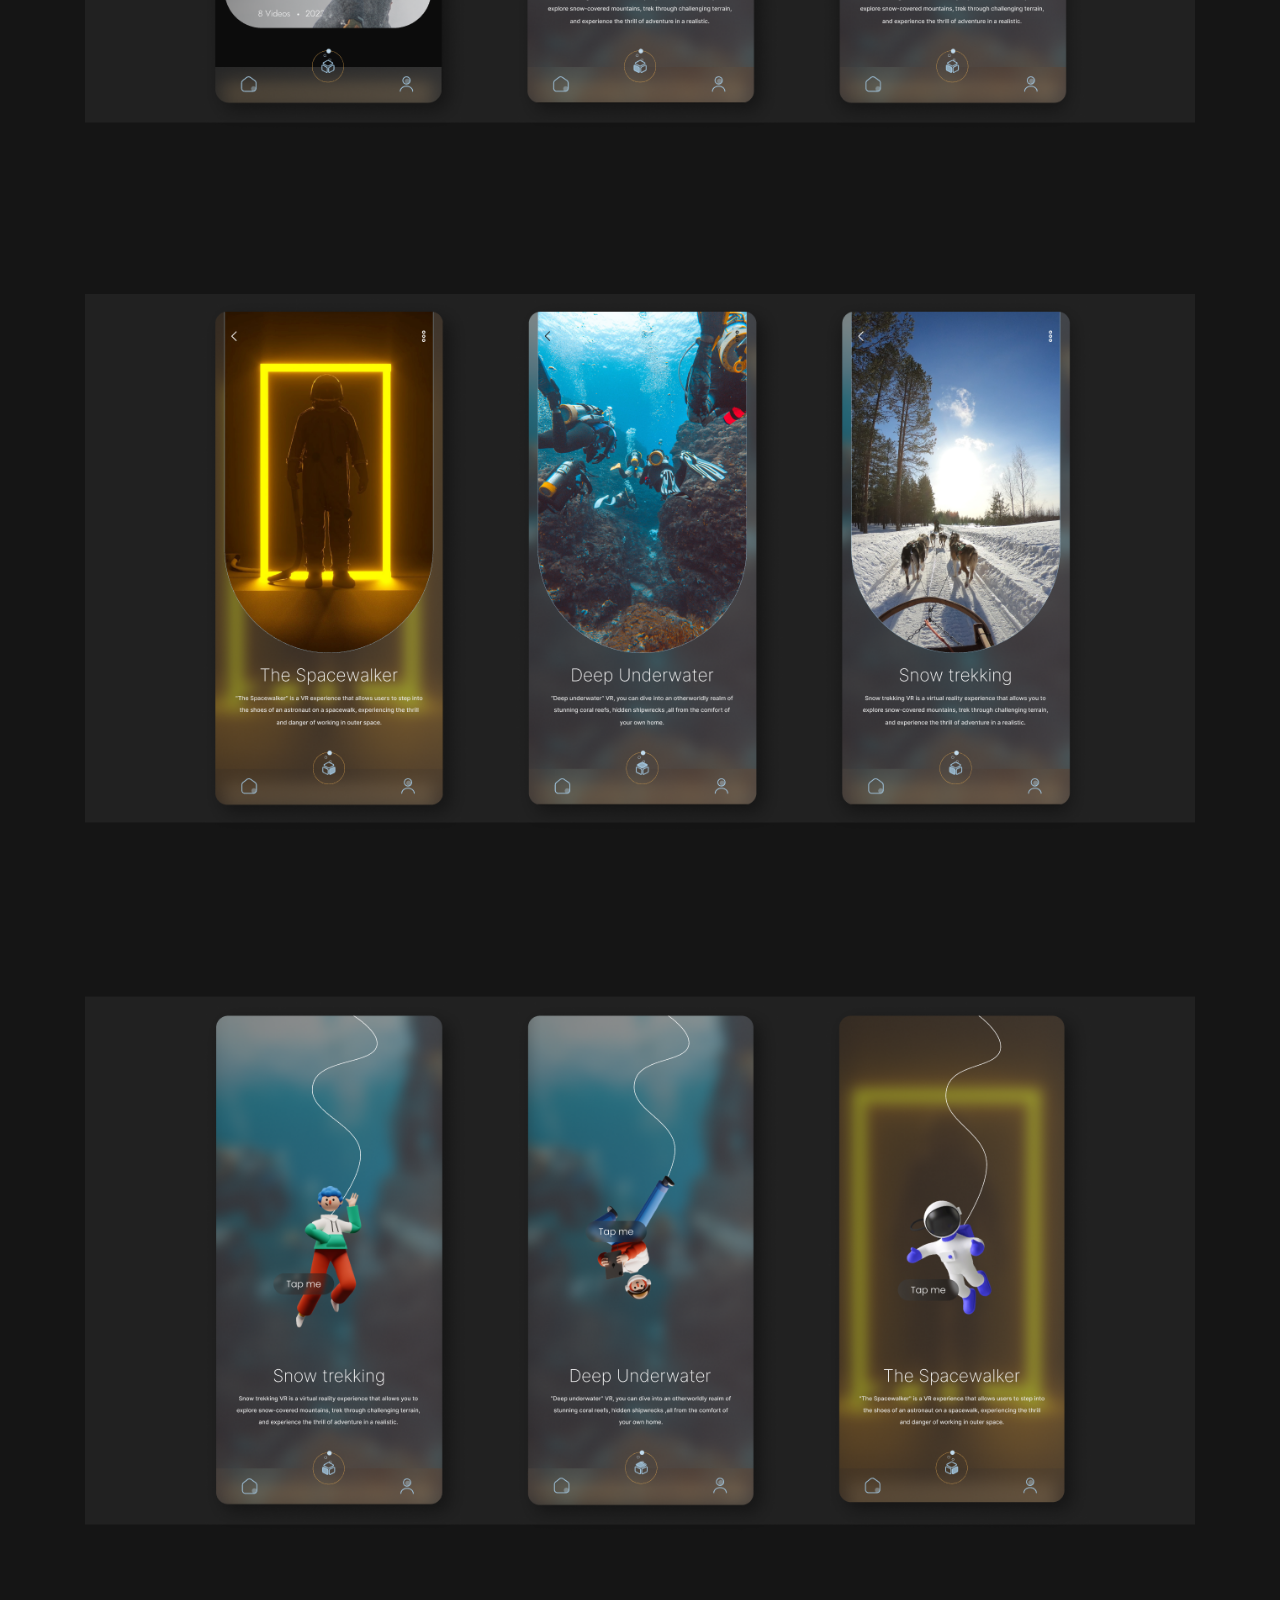
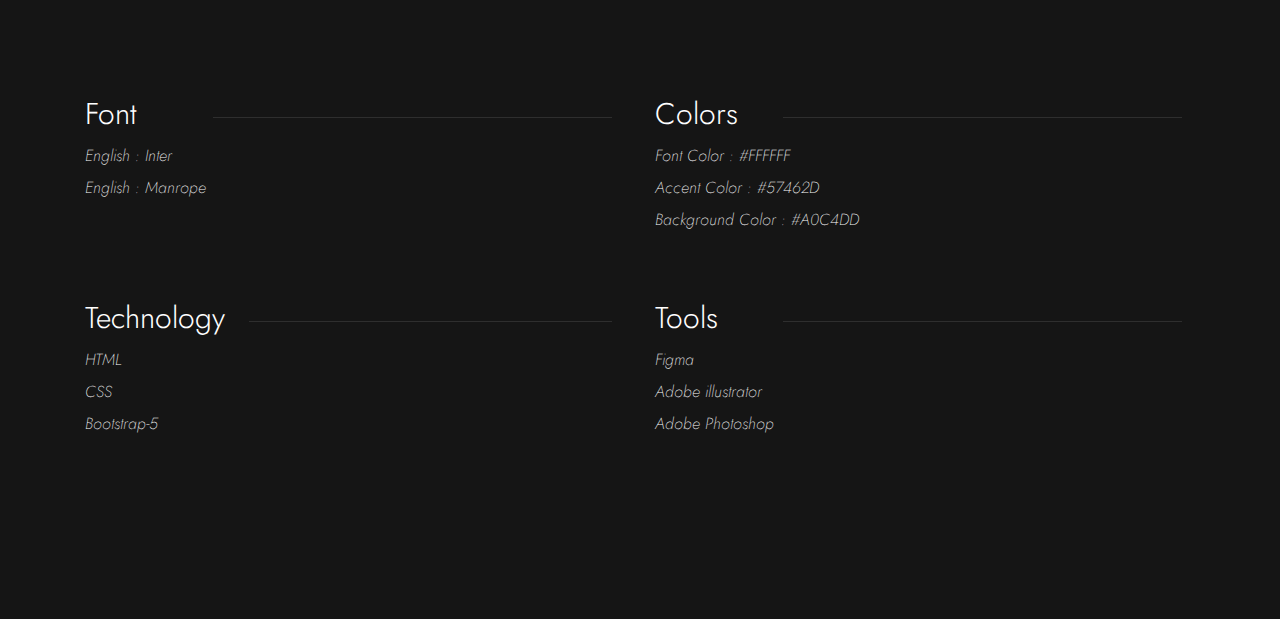
<file: vr-app.html>
<!Doctype html>
<html lang="en">

<head>

    <!-- SITE TITLE -->
    <title>VR Expe. App Ui</title>


    <!-- REQUIRED META TAGES -->
    <meta charset="utf-8">
    <meta name="viewport" content="width=device-width, initial-scale=1, shrink-to-fit=no">

    <!-- BOOTSTRAP -->

    <link rel="stylesheet" type="text/css" href="css/bootstrap.min.css">
    <link rel="stylesheet" type="text/css" href="css/bootstrap-grid.min.css">
    <link rel="stylesheet" type="text/css" href="css/bootstrap-reboot.min.css">

    <link rel="stylesheet" type="text/css" href="css/owl.carousel.min.css">
    <link rel="stylesheet" type="text/css" href="css/owl.theme.default.min.css">

    <!-- Owl Carousel -->




    <!-- FONTS -->


    <!-- LAYOUT -->
    <link rel="stylesheet" type="text/css" href="css/custome.css">

    <!-- RESPONSIVE WEB LAYOUT -->
    <link rel="stylesheet" type="text/css" href="css/responsive.css">

    <!-- FAVICON ICON -->

</head>

<body>


    <!-- Header Start -->
    <header>
    </header>
    <!-- Header End -->




    <!-- <section id="Featured-section" class="Featured-section">
        <div class="container">
            <div class="row">
                <div class="col-lg-12 col-md-12 col-md-12 col-xs-12 col-sm-12">
                    <div class="Featured-heading">
                        <h2>Featured Work</h2>
                        <p>Now, the good stuff.</p>
                    </div>
                </div>
            </div>
        </div>
    </section> -->


    <!-- Hero-section Start -->
    <section id="main-section" class="main-section">
        <div class="container">
            <div class="row">
                <div class="col-lg-12 col-md-12 col-sm-6 col-xs-12">
                    <div class="Featured-container d-flex justify-content-center">
                        <img src="images/vr-1.png" class="img-fluid" alt="VR App Ui" title="VR App Ui">
                        <div class="Art-text-overlay">
                            <h2>VR Expe. App Ui</h2>
                        </div>
                    </div>
                </div>
            </div>
        </div>
    </section>
    <!-- Hero-section Start -->



    <!-- Main-cover Start -->
    <section id="main-section" class="main-section">
        <div class="container-fluid">
            <div class="row">
                <div class="col-lg-12 col-md-12 col-sm-10 col-xs-10 spacing">
                    <div class="cover-container d-flex justify-content-center">
                        <img src="images/vr-2.png" class="img-fluid" alt="VR App Ui" title="VR App Ui">
                    </div>
                </div>
            </div>
        </div>
    </section>
    <!-- Main-cover end -->


    <!-- Work-details Start -->
    <section id="main-section" class="main-section">
        <div class="container">
            <div class="row">
                <div class="col-lg-6 col-md-12 col-sm-10 col-xs-10">
                    <div class="text-block">
                        <div class="heading-line d-flex align-items-center">
                            <h5 class="works-detail-headline pe-4">Role</h5>
                        </div>
                        <div class="word leading-loose">
                            <p>Ui / Ux design<br>Web Design<br>Front-end-design</p>
                        </div>
                    </div>
                </div>

                <div class="col-lg-6 col-md-12 col-sm-10 col-xs-10">
                    <div class="text-block">
                        <div class="heading-line d-flex align-items-center">
                            <h5 class="works-detail-headline pe-4">Description</h5>
                        </div>
                        <div class="word leading-loose">
                            <p>This is the App design of the "Vr experience app” a services harness the power of virtual reality to craft immersive,
                                interactive experiences. We specialize in creating user-friendly VR applications for
                                gaming, education, training, simulations, and more. Our expertise lies in designing
                                intuitive interfaces, lifelike environments, and compelling interactions, delivering a
                                new dimension of engagement and immersion.
                            </p>
                        </div>
                    </div>
                </div>
            </div>
        </div>
    </section>
    <!-- Work-details end -->


    <!-- cover-1 Start -->
    <section id="main-section" class="main-section">
        <div class="container">
            <div class="row">
                <div class="col-lg-12 col-md-12 col-sm-10 col-xs-10">
                    <div class="cover-container d-flex justify-content-center">
                        <img src="images/vr-3.png" class="img-fluid" alt="VR App Ui" title="VR App Ui">
                    </div>
                </div>
            </div>
        </div>
    </section>
    <!-- cover-1 end -->

    <!-- cover-2 Start -->
    <section id="main-section" class="main-section">
        <div class="container">
            <div class="row">
                <div class="col-lg-12 col-md-12 col-sm-10 col-xs-10">
                    <div class="cover-container d-flex justify-content-center">
                        <img src="images/vr-4.png" class="img-fluid" alt="VR App Ui" title="VR App Ui">
                    </div>
                </div>
            </div>
        </div>
    </section>
    <!-- cover-2 end -->

    <!-- cover-3 Start -->
    <section id="main-section" class="main-section">
        <div class="container">
            <div class="row">
                <div class="col-lg-12 col-md-12 col-sm-10 col-xs-10">
                    <div class="cover-container d-flex justify-content-center">
                        <img src="images/vr-5.png" class="img-fluid" alt="VR App Ui" title="VR App Ui">
                    </div>
                </div>
            </div>
        </div>
    </section>
    <!-- cover-3 end -->

    <!-- cover-4 Start -->
    <section id="main-section" class="main-section">
        <div class="container">
            <div class="row">
                <div class="col-lg-12 col-md-12 col-sm-10 col-xs-10">
                    <div class="cover-container d-flex justify-content-center">
                        <img src="images/vr-6.png" class="img-fluid" alt="VR App Ui" title="VR App Ui">
                    </div>
                </div>
            </div>
        </div>
    </section>
    <!-- cover-4 end -->


    <!-- Work-details-2 Start -->
    <section id="main-section" class="main-section">
        <div class="container">
            <div class="row mb-5">
                <div class="col-lg-6 col-md-12 col-sm-10 col-xs-10">
                    <div class="text-block">
                        <div class="heading-line d-flex align-items-center">
                            <h5 class="works-detail-headline pe-4">Font</h5>
                        </div>
                        <div class="word leading-loose">
                            <p>English : Inter<br>English : Manrope</p>
                        </div>
                    </div>
                </div>

                <div class="col-lg-6 col-md-12 col-sm-10 col-xs-10">
                    <div class="text-block">
                        <div class="heading-line d-flex align-items-center">
                            <h5 class="works-detail-headline pe-4">Colors</h5>
                        </div>
                        <div class="word leading-loose">
                            <p>Font Color : #FFFFFF<br>Accent Color : #57462D<br>Background Color : #A0C4DD</p>
                        </div>
                    </div>
                </div>
            </div>

            <div class="row mt-5">
                <div class="col-lg-6 col-md-12 col-sm-10 col-xs-10">
                    <div class="text-block">
                        <div class="heading-line d-flex align-items-center">
                            <h5 class="works-detail-headline pe-4">Technology</h5>
                        </div>
                        <div class="word leading-loose">
                            <p>HTML<br>CSS<br>Bootstrap-5</p>
                        </div>
                    </div>
                </div>

                <div class="col-lg-6 col-md-12 col-sm-10 col-xs-10">
                    <div class="text-block">
                        <div class="heading-line d-flex align-items-center">
                            <h5 class="works-detail-headline pe-4">Tools</h5>
                        </div>
                        <div class="word leading-loose">
                            <p>Figma<br>Adobe illustrator<br>Adobe Photoshop</p>
                        </div>
                    </div>
                </div>
            </div>
        </div>
    </section>
    <!-- Work-details-2 end -->






















    <footer>
    </footer>



    <!-- BOOTSTRAP JS -->
    <script src="js/jquery-3.6.0.min.js"></script>
    <script src="js/bootstrap.min.js"></script>
    <script src="js/bootstrap.bundle.min.js"></script>


    <!-- OwlCarousel js -->
    <script src="js/owl.carousel.min.js"></script>
    <script src="js/owl.autoplay.js"></script>

    <script>

    </script>



</body>

</html>
</file>
<file: css/custome.css>
@import url('https://fonts.googleapis.com/css2?family=Jost:ital,wght@0,100;0,200;0,300;0,400;0,500;0,600;0,700;0,800;0,900;1,100;1,200;1,300;1,400;1,500;1,600;1,700;1,800;1,900&display=swap');

/* .wrap {
    background: #151515;
} */

body {
    font-family: jost;
    color: #ffff;
    background: #151515;
}

a {
    text-decoration: none;
}

/* --- Hero section start --- */
.Hero {
    margin-bottom: 100px;
}

.text-overlay {
    position: absolute;
    top: 50%;
    left: 50%;
    transform: translate(-50%, -50%);
    color: #EDEDED;
    text-align: center;
}

.text-overlay h1 {
    font-size: 45px;
    font-style: normal;
    font-weight: 300;
}

.Highlight {
    color: #F7DB88;
}

.text-overlay p {
    font-size: 25px;
    font-weight: 200;
}

/* --- Hero section end --- */


/* --- Featured Work section start --- */

.Featured-heading {
    text-align: center;
    margin: 100px 0px;
}

.Featured-images img {
    max-width: 95%;
    width: 750px;
    /* height: 380px; */
}

/* .Art-content {
    position: absolute;
    top: 40%;
    left: 24%;
    transform: translate(-50%, -50%);
    color: #EDEDED;
    text-align: center;
} */

/* .Art-Gallery-section {
    margin: 140px 0px;
} */

/* .Art-content h1 {
    letter-spacing: 1px;
} */

/* .Art-content p {
    text-align: start;
    font-size: 18px;
    font-weight: 200;
    left: 0%;
    position: absolute;
} */

/* .View-more-btn {
    position: absolute;
    top: 230%;
    align-items: start;
    display: flex;
    border-radius: 50px;
} */

.view-more {
    padding: 10px 40px;

}

.Featured-content {
    position: relative;
    left: 32%;
    z-index: 9;
    letter-spacing: 1px;
}

.Featured-content h3 {
    font-size: 40px;
    font-weight: 400;
    letter-spacing: 1px;
}

.Featured-content p {
    font-size: 18px;
    font-weight: 200;
    letter-spacing: 1px;
    padding: 0px 75px 0px 0px;
}


.space {
    margin: 200px 0px;
}

.work-link {
    text-decoration: none;
}

a:hover {
    text-decoration: none;
    color: none;
}

.bold-text {
    color: #F7DB88;
    border-bottom: 2px solid #f7db88;
    padding: 0px 0px 10px 0px;
    
}

/* --- Featured Work section end --- */



/* --- Skill section start --- */

.skills-icons {
    text-align: center;
    display: flex;
    justify-content: space-between;
}

.skills-Feature img {
    padding: 10px 10px;
}





/* --- Skill section end --- */


/* --- Testimonial section start--- */

.Testimonial-section {
    margin: 50px 0px;
}

.Test-heading {
    cursor: grab;
}

.owl-carousel .owl-item img {
    display: initial;
    max-width: 10%;
}

.text {
    font-weight: 300;
    padding: 0px 100px;
    line-height: 1.5;
    font-size: 15px;
}

/* --- Testimonial section End--- */


/* --- Footer section start--- */

.Footer-section {
    background-color: #F4F4F4;
    margin: 232px 0px 40px 0px;
}

.Footer img {
    transform: translate(0%, -12%);
}

.Footer-content {
    color: black;
    padding: 18px;
}

.social {
    display: inline-block;
}

.social-icons {
    max-width: 4%;
    margin: 10px;
}

ul {
    list-style: none;
    padding: 0px;
    margin: 0px;
}

li {
    display: inline-block;
}

/* --- Footer section end --- */




/* --------------------------------------- Feature work page start --------------------------------------- */


.project-section {
    margin: 150px 0px;
}

.project-item h2 {
    font-weight: 400;
    text-align: center;
    padding: 6vh 0px;
    font-style: italic;
    font-size: 4vh;
}


/* --------------------------------------- Feature work page end --------------------------------------- */






/* --------------------------------------- Start --------------------------------------- */

.main-section {
    margin: 163px 0px;
}

.spacing {
    margin: 0px;
    padding: 0px;
}

/* .Art-container {
    margin: 150px;
} */

.Featured-container img {
    transform: rotate(7deg);
    border-radius: 20px;
}

.Art-text-overlay {
    position: absolute;
    top: 50%;
    left: 50%;
    transform: translate(-50%, -50%);
    color: #EDEDED;
    text-align: center;
}

.Art-text-overlay h2 {
    font-size: 70px;
    font-style: normal;
    font-weight: 300;
}


h5.works-detail-headline {
    font-size: 30px;
    font-weight: 300;
    background-color: #151515;
}

.heading-line:after {
    content: "";
    position: absolute;
    z-index: -1;
    /* top: 14%; */
    left: 25%;
    width: 70%;
    height: 1px;
    background-color: #2e2e2e;
}

.leading-loose {
    line-height: 2;
    font-style: italic;
    font-weight: 200;
}
</file>
<file: css/responsive.css>
/* Extra Small Devices (phones) */
@media only screen and (max-width: 575px) {

    /* CSS styles for extra small devices go here */
    .image-container img {
        height: auto;
    }

    .text-overlay {
        /* top: 30%; */
        /* left: 50%; */
        /* transform: translate(-50%, -50%); */
        /* color: #EDEDED; */
        padding: 0px 20px;
        text-align: center;
        width: 95%;
    }

    .text-overlay h1 {
        font-size: 25px;
    }

    .text-overlay p {
        font-size: 20px;
    }

    .Featured-content {
        left: 0%;
        text-align: center;
    }

    .Featured-images img {
        max-width: 100%;
    }

    .text {
        font-weight: 200;
        padding: 0px 0px;
        ;
    }

    .space {
        margin: 150px 0px;
    }

    .Featured-content {
        margin: 30px 0px;
    }

    .social-icons {
        max-width: 9%;
    }

    .Featured-content h3 {
        font-size: 30px;
    }

    .Featured-content p {
        font-size: 17px;
        padding: 0px;
    }




    .project-section {
        margin: 50px 0px;
    }

    .project-item h2 {
        font-weight: 300;
        padding: 4vh 0px;
        font-size: 3vh;
    }

    .Featured-container img {
        width: 85%;
        transform: rotate(0deg);
        border-radius: 10px;
    }
}

/* Smartphones (landscape) ----------- */
@media (max-width:960px) {


    .Featured-content {
        left: 0%;
    }

    .Featured-content h3 {
        font-size: 28px;
    }

    .Featured-content p {
        font-size: 16px;
        padding: 0px 20px 0px 0px;
    } 
}





/* Small Devices (larger phones and small tablets) */
@media only screen and (min-width: 576px) and (max-width: 767px) {
    /* CSS styles for small devices go here */
}

/* Medium Devices (tablets and small laptops) */
@media only screen and (min-width: 768px) and (max-width: 991px) {
    /* CSS styles for medium devices go here */
}

/* Large Devices (laptops and desktops) */
@media only screen and (min-width: 992px) and (max-width: 1199px) {
    /* CSS styles for large devices go here */
}

/* Extra Large Devices (large desktops and beyond) */
@media only screen and (min-width: 1200px) {
    /* CSS styles for extra large devices go here */
}
</file>
